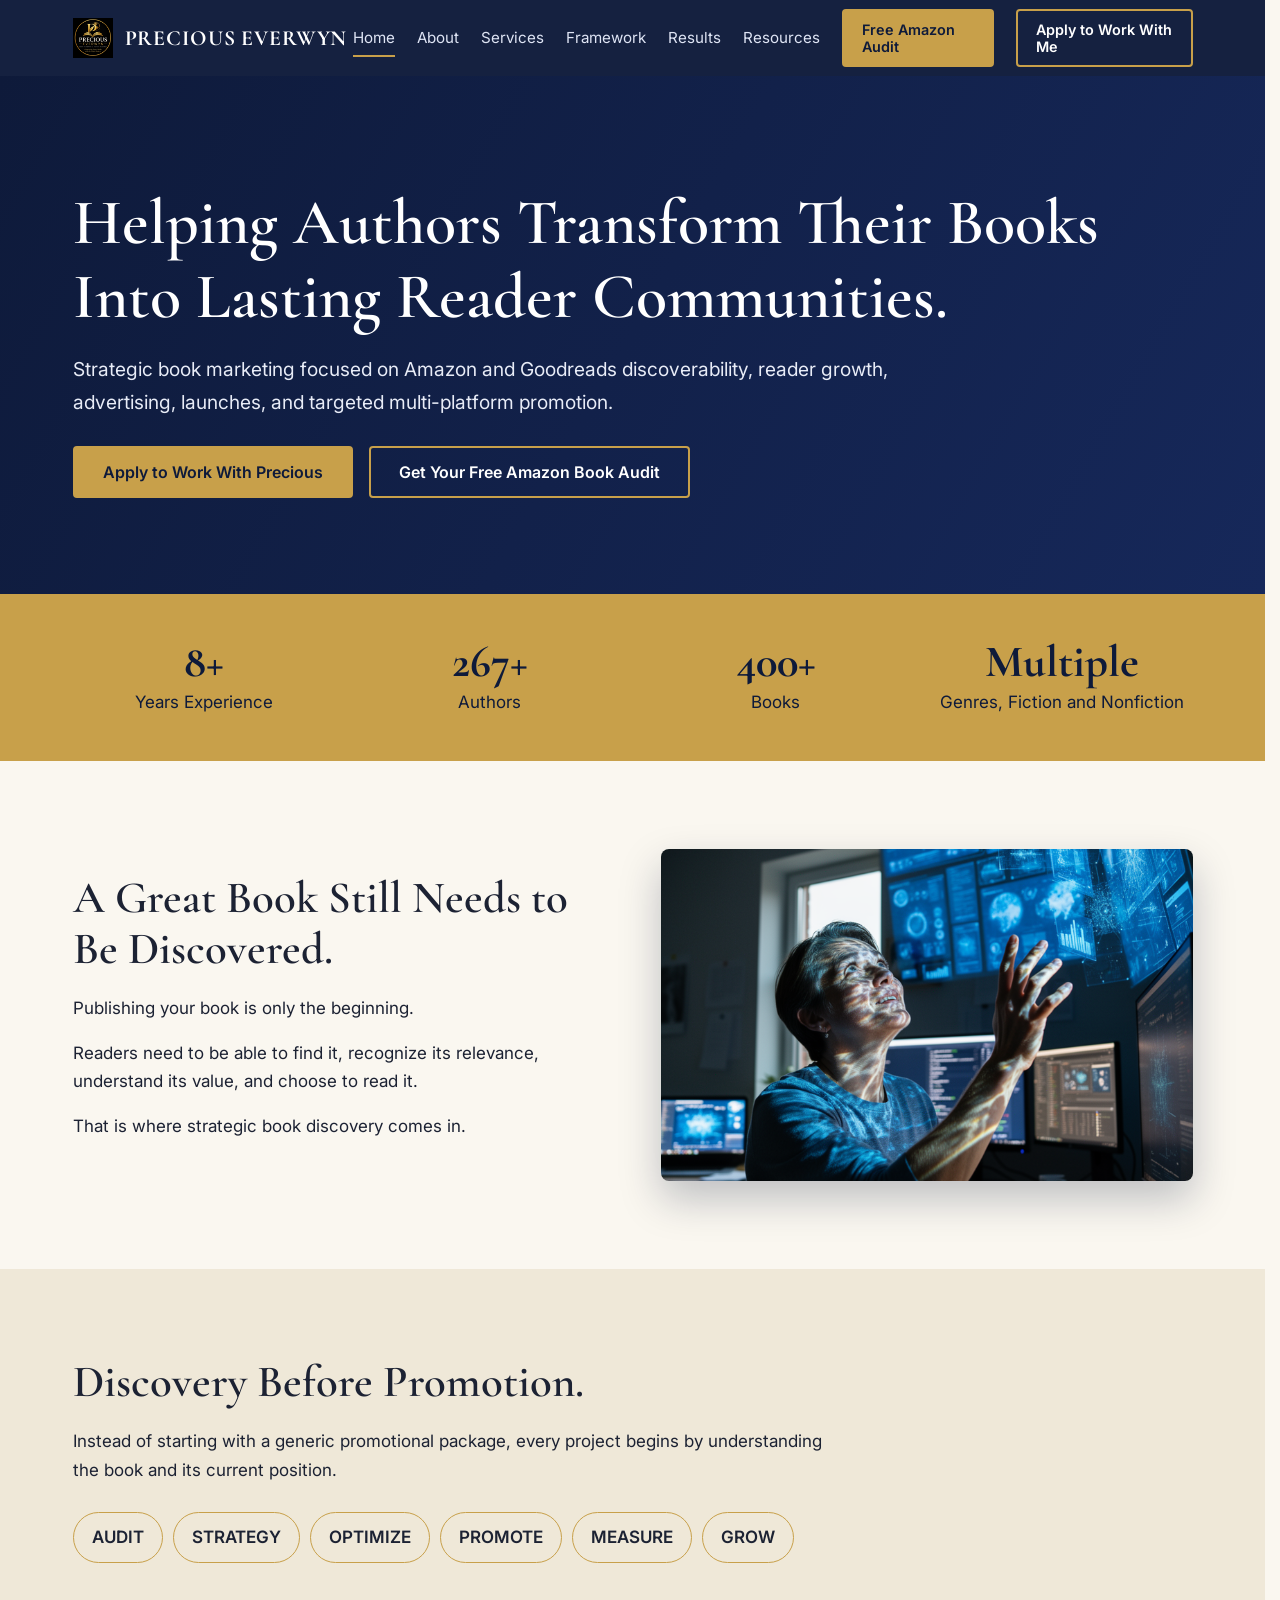
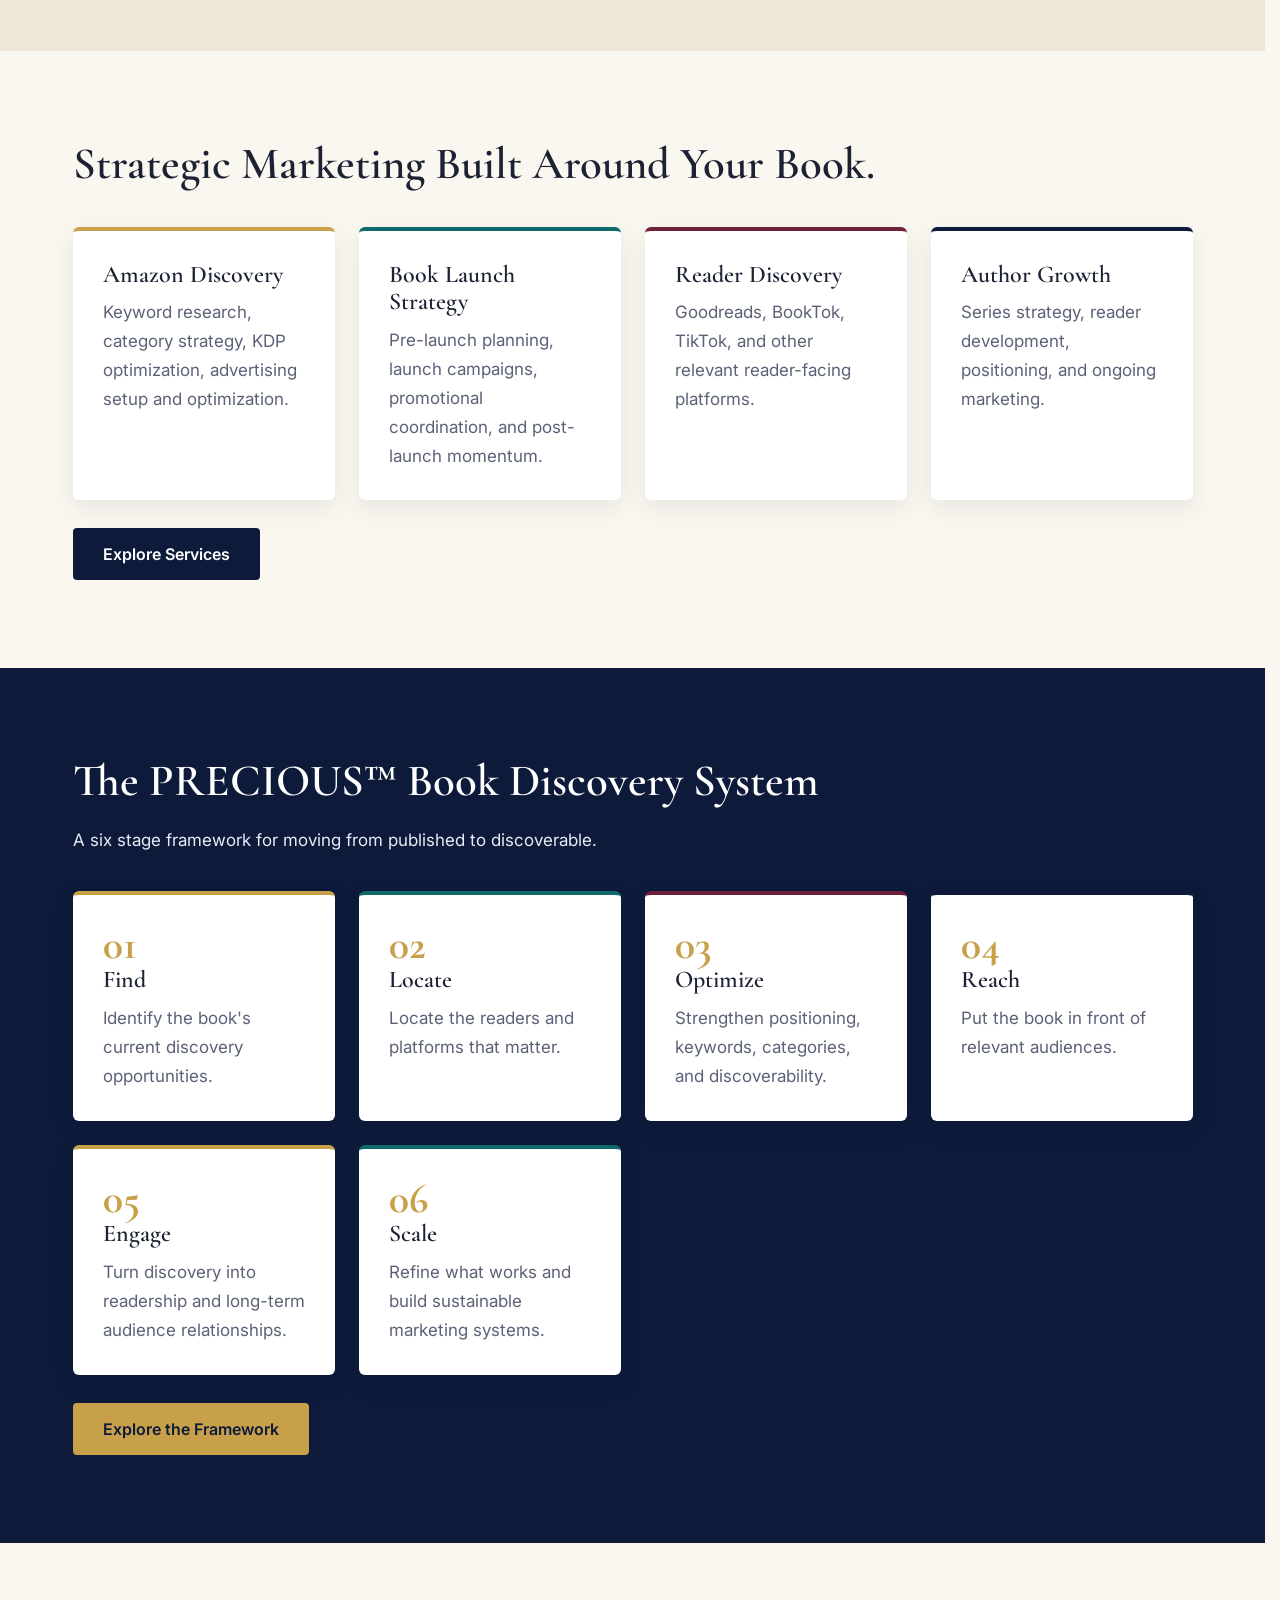
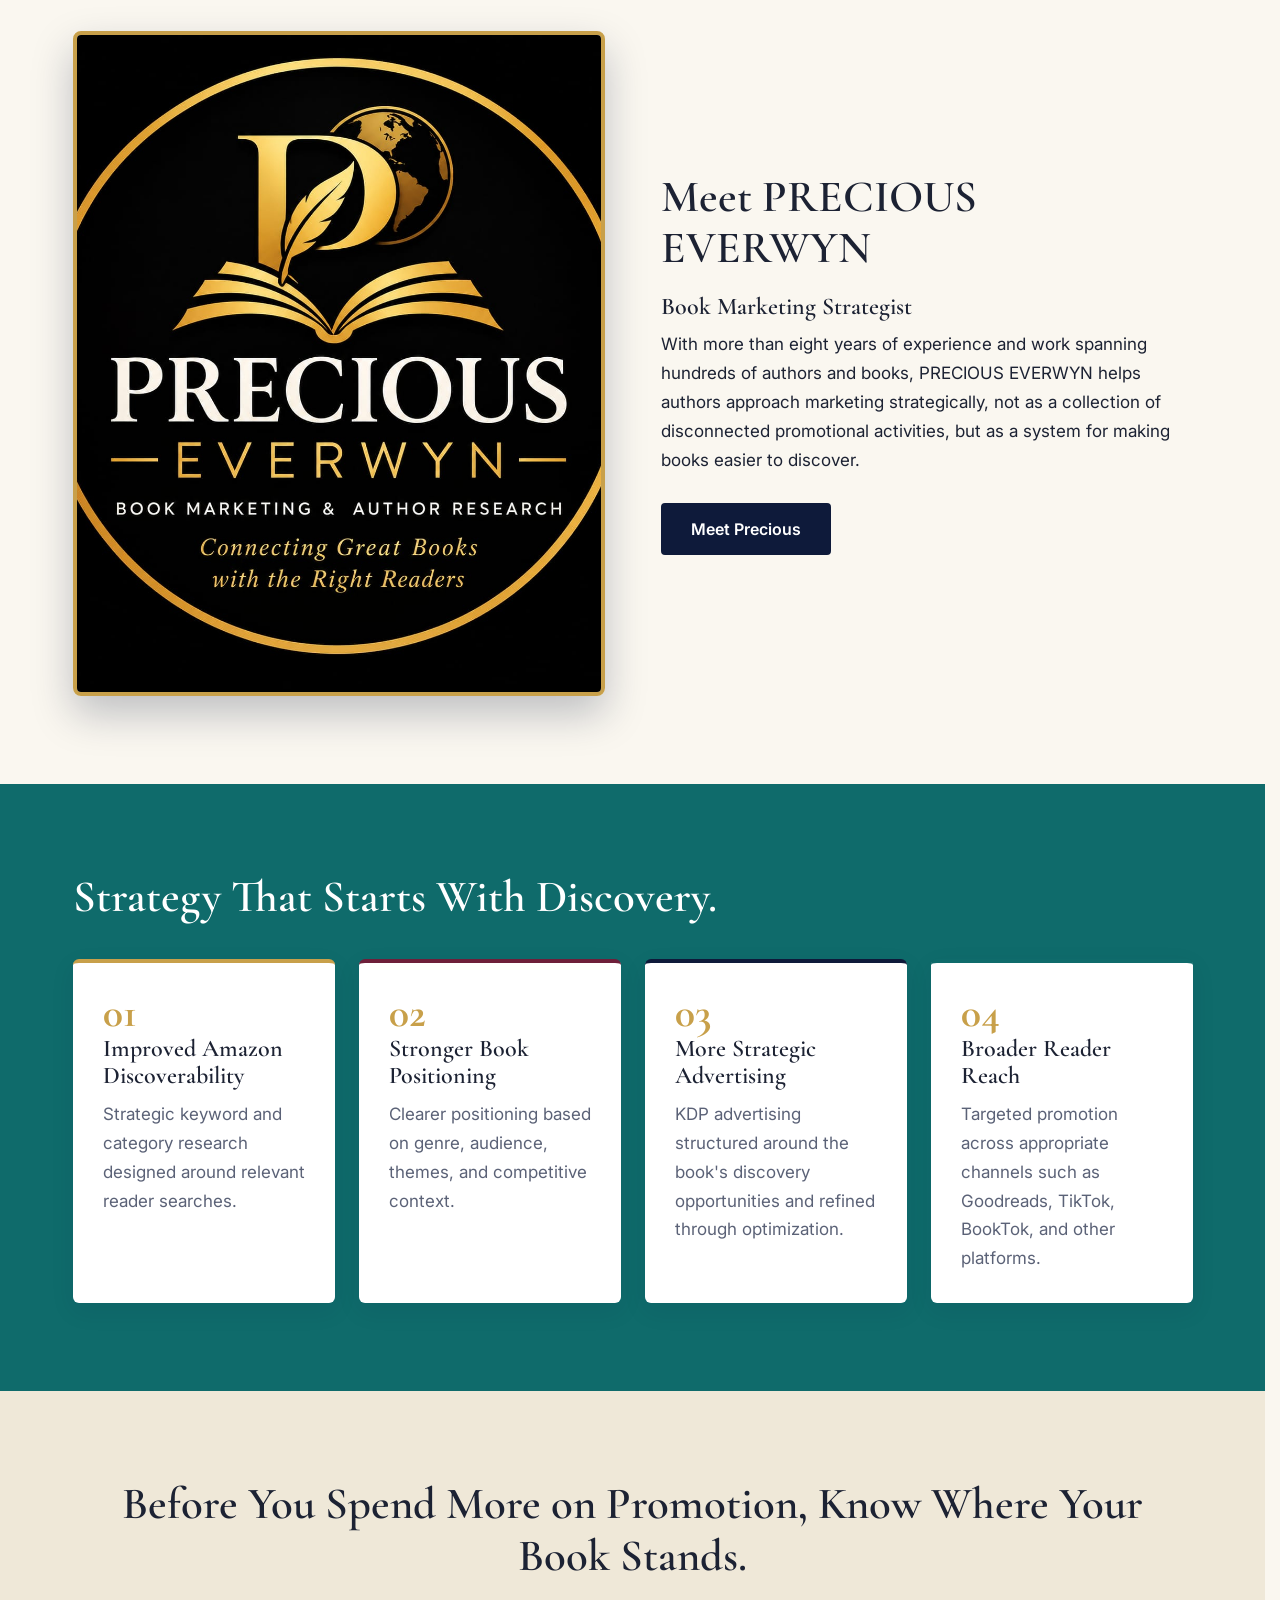
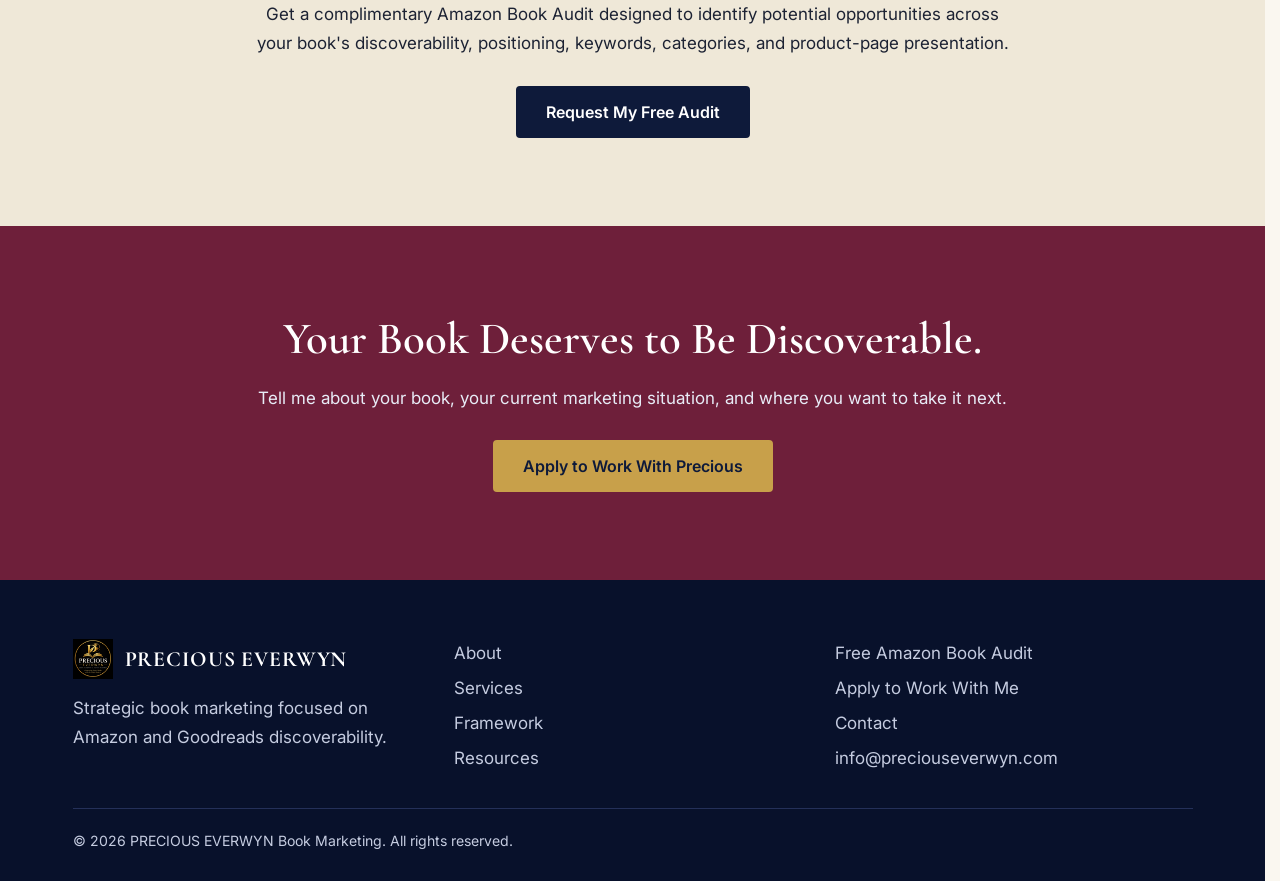
<file: index.html>
<!DOCTYPE html>
<html lang="en"><head><meta charset="utf-8"><meta name="viewport" content="width=device-width,initial-scale=1">
<title>Home | Precious Everwyn Book Marketing</title><meta name="description" content="Strategic book marketing for authors focused on Amazon and Goodreads discoverability, reader growth, advertising, and launches.">
<link rel="preconnect" href="https://fonts.googleapis.com"><link rel="preconnect" href="https://fonts.gstatic.com" crossorigin>
<link href="https://fonts.googleapis.com/css2?family=Cormorant+Garamond:wght@500;600;700&family=Inter:wght@400;500;600&display=swap" rel="stylesheet">
<link rel="stylesheet" href="style.css"></head><body>
<header><div class="wrap nav"><a class="logo" href="index.html"><img src="brandlogo.png" alt="PRECIOUS EVERWYN logo">PRECIOUS EVERWYN</a>
<button class="burger" aria-label="Menu" aria-expanded="false">&#9776;</button>
<nav><a href="index.html" class="on">Home</a><a href="about.html">About</a><a href="services.html">Services</a><a href="framework.html">Framework</a><a href="index.html#results">Results</a><a href="resources.html">Resources</a><a class="btn sm" href="free-audit.html">Free Amazon Audit</a><a class="btn sm o" href="apply.html">Apply to Work With Me</a></nav></div></header>
<main><section class="hero"><div class="wrap"><h1>Helping Authors Transform Their Books Into Lasting Reader Communities.</h1><p>Strategic book marketing focused on Amazon and Goodreads discoverability, reader growth, advertising, launches, and targeted multi-platform promotion.</p><div class="row"><a class="btn" href="apply.html">Apply to Work With Precious</a><a class="btn o" href="free-audit.html">Get Your Free Amazon Book Audit</a></div></div></section><div class="stats"><div class="wrap"><div class="grid"><div><b data-n="8" data-s="+">8+</b>Years Experience</div><div><b data-n="267" data-s="+">267+</b>Authors</div><div><b data-n="400" data-s="+">400+</b>Books</div><div><b>Multiple</b>Genres, Fiction and Nonfiction</div></div></div></div><section><div class="wrap split"><div><h2>A Great Book Still Needs to Be Discovered.</h2><p>Publishing your book is only the beginning.</p><p>Readers need to be able to find it, recognize its relevance, understand its value, and choose to read it.</p><p>That is where strategic book discovery comes in.</p></div><img class="tp" src="techpic.png" alt="Technology behind the book marketing services"></div></section><section class="sand"><div class="wrap"><h2>Discovery Before Promotion.</h2><p>Instead of starting with a generic promotional package, every project begins by understanding the book and its current position.</p><div class="pipe"><span>AUDIT</span><span>STRATEGY</span><span>OPTIMIZE</span><span>PROMOTE</span><span>MEASURE</span><span>GROW</span></div></div></section><section><div class="wrap"><h2>Strategic Marketing Built Around Your Book.</h2><div class="grid"><div class="card "><h3>Amazon Discovery</h3><p>Keyword research, category strategy, KDP optimization, advertising setup and optimization.</p></div><div class="card t"><h3>Book Launch Strategy</h3><p>Pre-launch planning, launch campaigns, promotional coordination, and post-launch momentum.</p></div><div class="card w"><h3>Reader Discovery</h3><p>Goodreads, BookTok, TikTok, and other relevant reader-facing platforms.</p></div><div class="card n"><h3>Author Growth</h3><p>Series strategy, reader development, positioning, and ongoing marketing.</p></div></div><div class="row"><a class="btn" style="background:var(--navy);color:#fff;border-color:var(--navy)" href="services.html">Explore Services</a></div></div></section><section class="dark"><div class="wrap"><h2>The PRECIOUS&trade; Book Discovery System</h2><p>A six stage framework for moving from published to discoverable.</p><div class="grid"><div class="card "><div class="num">01</div><h3>Find</h3><p>Identify the book's current discovery opportunities.</p></div><div class="card t"><div class="num">02</div><h3>Locate</h3><p>Locate the readers and platforms that matter.</p></div><div class="card w"><div class="num">03</div><h3>Optimize</h3><p>Strengthen positioning, keywords, categories, and discoverability.</p></div><div class="card n"><div class="num">04</div><h3>Reach</h3><p>Put the book in front of relevant audiences.</p></div><div class="card "><div class="num">05</div><h3>Engage</h3><p>Turn discovery into readership and long-term audience relationships.</p></div><div class="card t"><div class="num">06</div><h3>Scale</h3><p>Refine what works and build sustainable marketing systems.</p></div></div><div class="row"><a class="btn" href="framework.html">Explore the Framework</a></div></div></section><section><div class="wrap split"><img class="pp fl" src="profilepicture.png" alt="Precious Everwyn, Book Marketing Strategist"><div><h2>Meet PRECIOUS EVERWYN</h2><h3>Book Marketing Strategist</h3><p>With more than eight years of experience and work spanning hundreds of authors and books, PRECIOUS EVERWYN helps authors approach marketing strategically, not as a collection of disconnected promotional activities, but as a system for making books easier to discover.</p><div class="row"><a class="btn" style="background:var(--navy);color:#fff;border-color:var(--navy)" href="about.html">Meet Precious</a></div></div></div></section><section class="teal" id="results"><div class="wrap"><h2>Strategy That Starts With Discovery.</h2><div class="grid"><div class="card "><div class="num">01</div><h3>Improved Amazon Discoverability</h3><p>Strategic keyword and category research designed around relevant reader searches.</p></div><div class="card w"><div class="num">02</div><h3>Stronger Book Positioning</h3><p>Clearer positioning based on genre, audience, themes, and competitive context.</p></div><div class="card n"><div class="num">03</div><h3>More Strategic Advertising</h3><p>KDP advertising structured around the book's discovery opportunities and refined through optimization.</p></div><div class="card t"><div class="num">04</div><h3>Broader Reader Reach</h3><p>Targeted promotion across appropriate channels such as Goodreads, TikTok, BookTok, and other platforms.</p></div></div></div></section><section class="sand c"><div class="wrap"><h2>Before You Spend More on Promotion, Know Where Your Book Stands.</h2><p>Get a complimentary Amazon Book Audit designed to identify potential opportunities across your book's discoverability, positioning, keywords, categories, and product-page presentation.</p><div class="row"><a class="btn" style="background:var(--navy);color:#fff;border-color:var(--navy)" href="free-audit.html">Request My Free Audit</a></div></div></section><section class="wine c"><div class="wrap"><h2>Your Book Deserves to Be Discoverable.</h2><p>Tell me about your book, your current marketing situation, and where you want to take it next.</p><div class="row"><a class="btn" href="apply.html">Apply to Work With Precious</a></div></div></section></main>
<footer><div class="wrap"><div class="grid"><div><a class="logo" href="index.html"><img src="brandlogo.png" alt="PRECIOUS EVERWYN logo">PRECIOUS EVERWYN</a><p style="margin-top:12px">Strategic book marketing focused on Amazon and Goodreads discoverability.</p></div>
<div><a href="about.html">About</a><a href="services.html">Services</a><a href="framework.html">Framework</a><a href="resources.html">Resources</a></div>
<div><a href="free-audit.html">Free Amazon Book Audit</a><a href="apply.html">Apply to Work With Me</a><a href="contact.html">Contact</a><a href="mailto:info@preciouseverwyn.com">info@preciouseverwyn.com</a></div></div>
<div class="copy">&copy; 2026 PRECIOUS EVERWYN Book Marketing. All rights reserved.</div></div></footer>
<script src="script.js"></script></body></html>
</file>
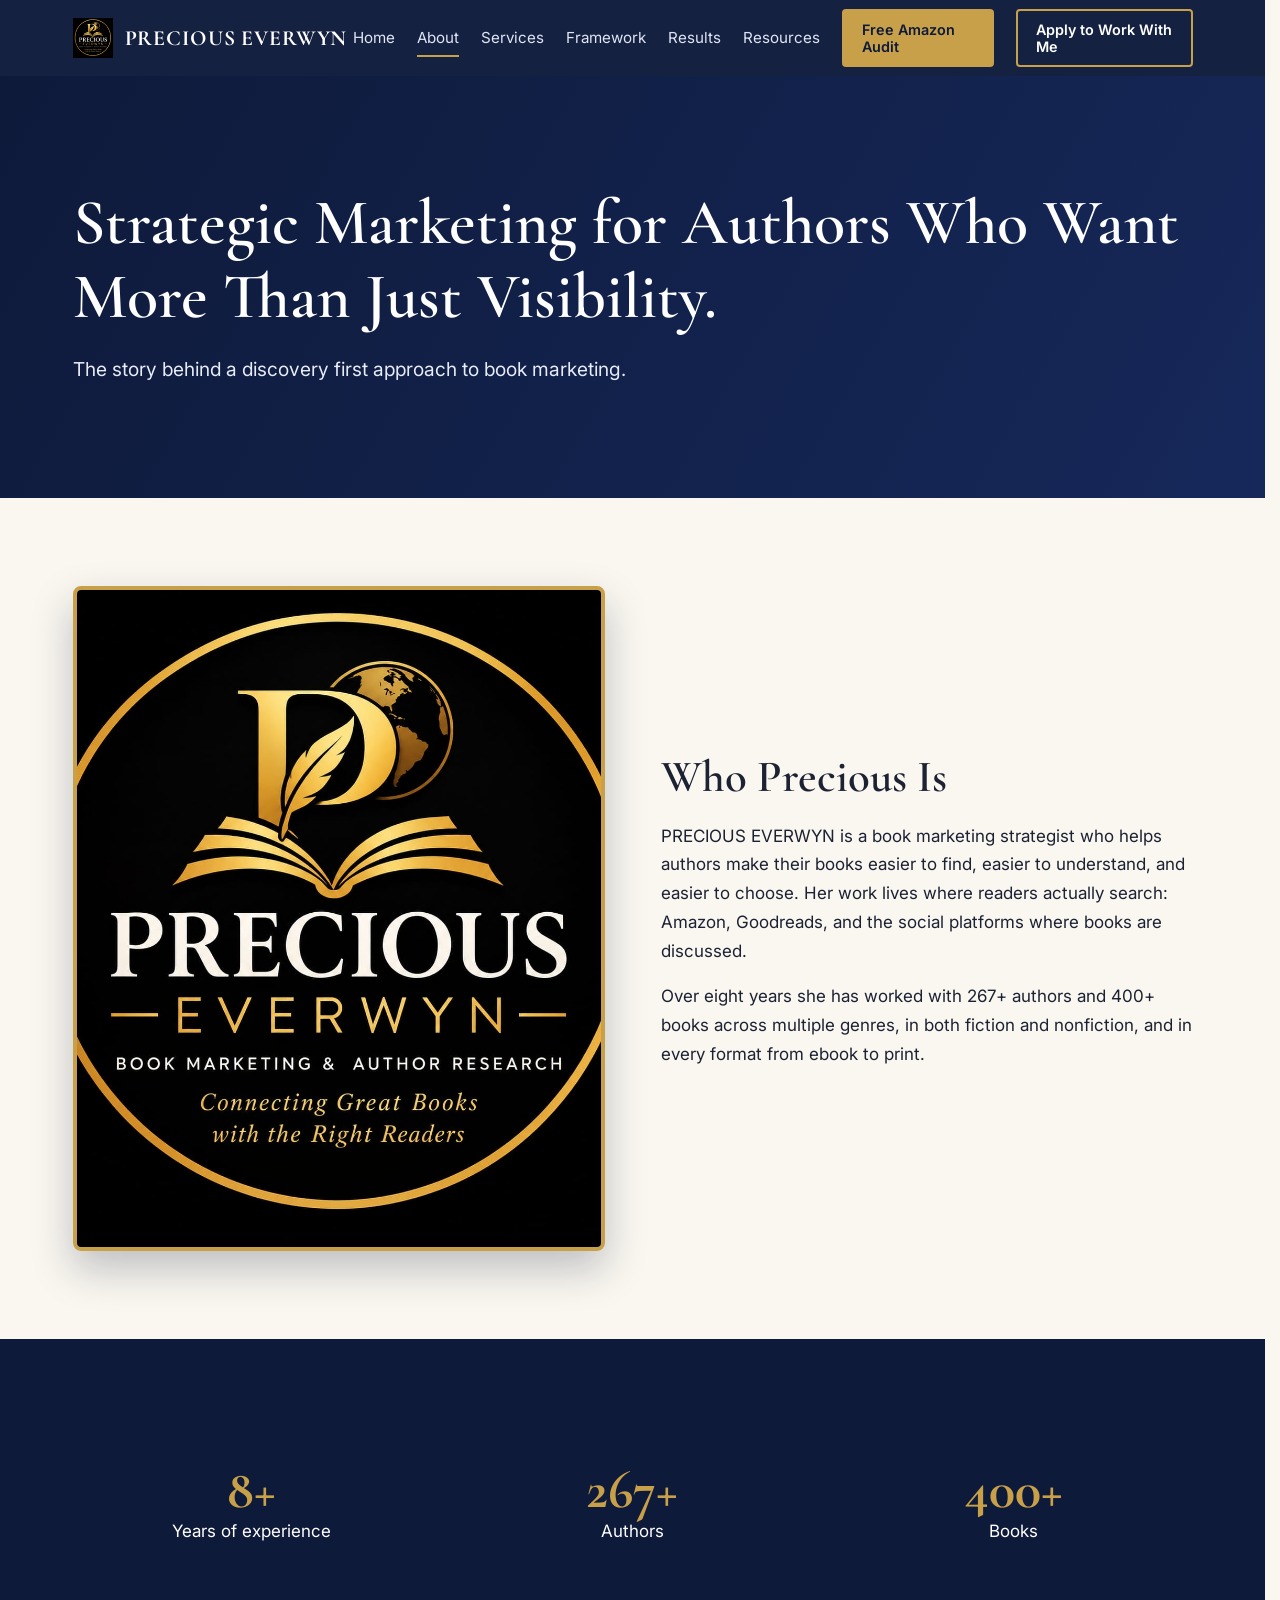
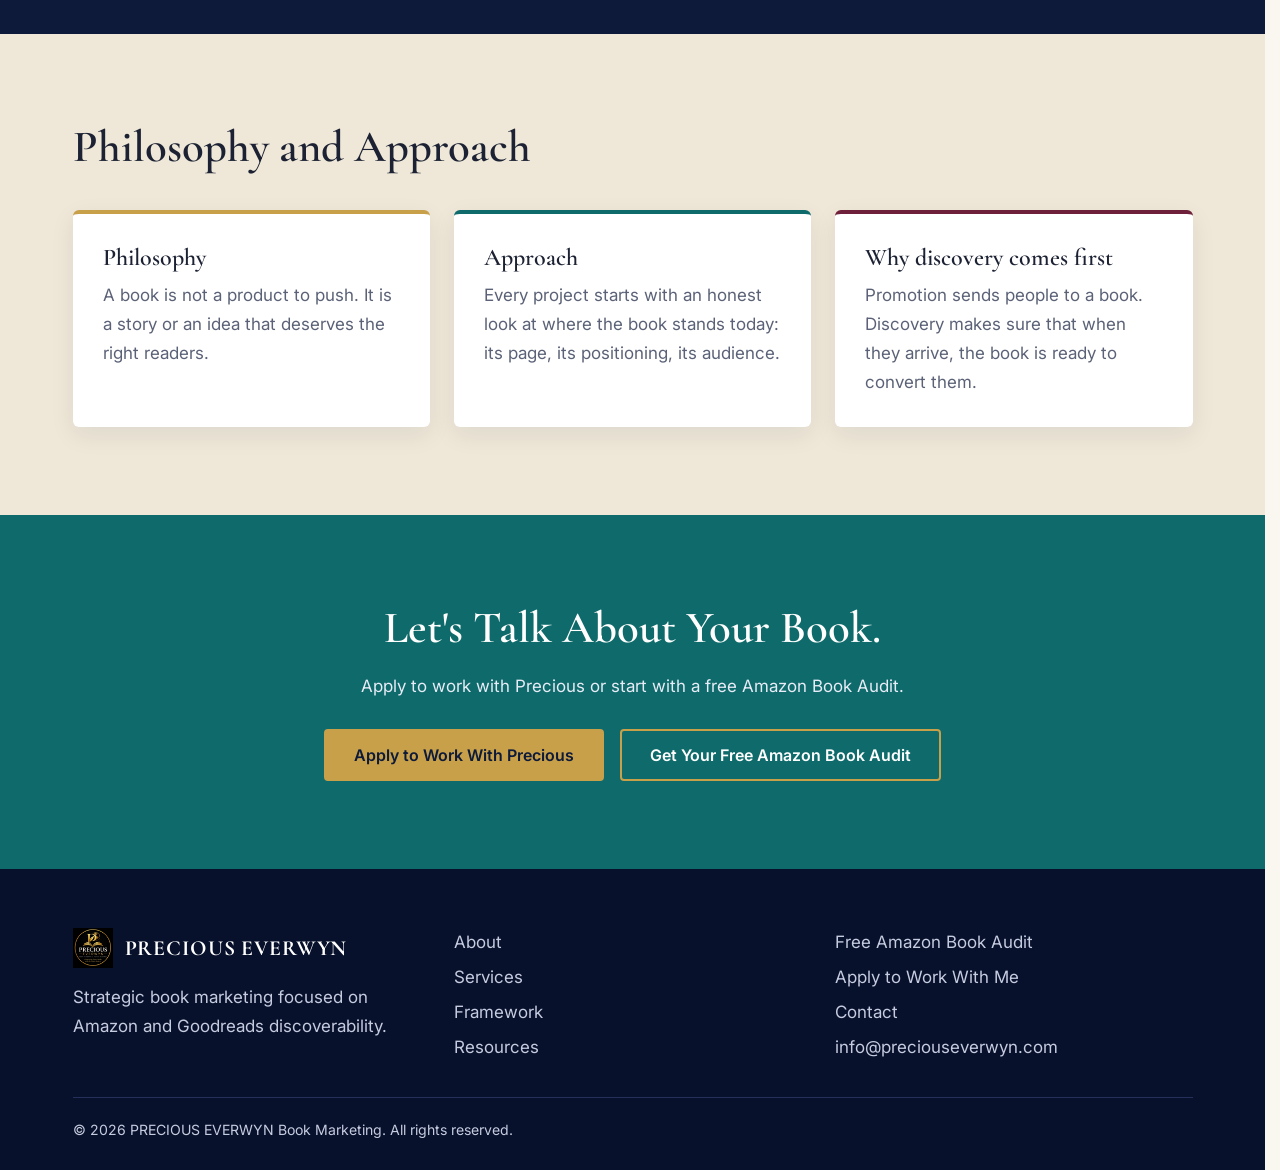
<file: about.html>
<!DOCTYPE html>
<html lang="en"><head><meta charset="utf-8"><meta name="viewport" content="width=device-width,initial-scale=1">
<title>About | Precious Everwyn Book Marketing</title><meta name="description" content="About Precious Everwyn, book marketing strategist with 8+ years of experience across 267+ authors and 400+ books.">
<link rel="preconnect" href="https://fonts.googleapis.com"><link rel="preconnect" href="https://fonts.gstatic.com" crossorigin>
<link href="https://fonts.googleapis.com/css2?family=Cormorant+Garamond:wght@500;600;700&family=Inter:wght@400;500;600&display=swap" rel="stylesheet">
<link rel="stylesheet" href="style.css"></head><body>
<header><div class="wrap nav"><a class="logo" href="index.html"><img src="brandlogo.png" alt="PRECIOUS EVERWYN logo">PRECIOUS EVERWYN</a>
<button class="burger" aria-label="Menu" aria-expanded="false">&#9776;</button>
<nav><a href="index.html">Home</a><a href="about.html" class="on">About</a><a href="services.html">Services</a><a href="framework.html">Framework</a><a href="index.html#results">Results</a><a href="resources.html">Resources</a><a class="btn sm" href="free-audit.html">Free Amazon Audit</a><a class="btn sm o" href="apply.html">Apply to Work With Me</a></nav></div></header>
<main><section class="hero"><div class="wrap"><h1>Strategic Marketing for Authors Who Want More Than Just Visibility.</h1><p>The story behind a discovery first approach to book marketing.</p></div></section><section><div class="wrap split"><img class="pp" src="profilepicture.png" alt="Precious Everwyn"><div><h2>Who Precious Is</h2><p>PRECIOUS EVERWYN is a book marketing strategist who helps authors make their books easier to find, easier to understand, and easier to choose. Her work lives where readers actually search: Amazon, Goodreads, and the social platforms where books are discussed.</p><p>Over eight years she has worked with 267+ authors and 400+ books across multiple genres, in both fiction and nonfiction, and in every format from ebook to print.</p></div></div></section><section class="dark"><div class="wrap"><div class="grid"><div class="c"><div class="num" style="font-size:3.4rem">8+</div>Years of experience</div><div class="c"><div class="num" style="font-size:3.4rem">267+</div>Authors</div><div class="c"><div class="num" style="font-size:3.4rem">400+</div>Books</div></div></div></section><section class="sand"><div class="wrap"><h2>Philosophy and Approach</h2><div class="grid"><div class="card "><h3>Philosophy</h3><p>A book is not a product to push. It is a story or an idea that deserves the right readers.</p></div><div class="card t"><h3>Approach</h3><p>Every project starts with an honest look at where the book stands today: its page, its positioning, its audience.</p></div><div class="card w"><h3>Why discovery comes first</h3><p>Promotion sends people to a book. Discovery makes sure that when they arrive, the book is ready to convert them.</p></div></div></div></section><section class="teal c"><div class="wrap"><h2>Let's Talk About Your Book.</h2><p>Apply to work with Precious or start with a free Amazon Book Audit.</p><div class="row"><a class="btn" href="apply.html">Apply to Work With Precious</a><a class="btn o" href="free-audit.html">Get Your Free Amazon Book Audit</a></div></div></section></main>
<footer><div class="wrap"><div class="grid"><div><a class="logo" href="index.html"><img src="brandlogo.png" alt="PRECIOUS EVERWYN logo">PRECIOUS EVERWYN</a><p style="margin-top:12px">Strategic book marketing focused on Amazon and Goodreads discoverability.</p></div>
<div><a href="about.html">About</a><a href="services.html">Services</a><a href="framework.html">Framework</a><a href="resources.html">Resources</a></div>
<div><a href="free-audit.html">Free Amazon Book Audit</a><a href="apply.html">Apply to Work With Me</a><a href="contact.html">Contact</a><a href="mailto:info@preciouseverwyn.com">info@preciouseverwyn.com</a></div></div>
<div class="copy">&copy; 2026 PRECIOUS EVERWYN Book Marketing. All rights reserved.</div></div></footer>
<script src="script.js"></script></body></html>
</file>
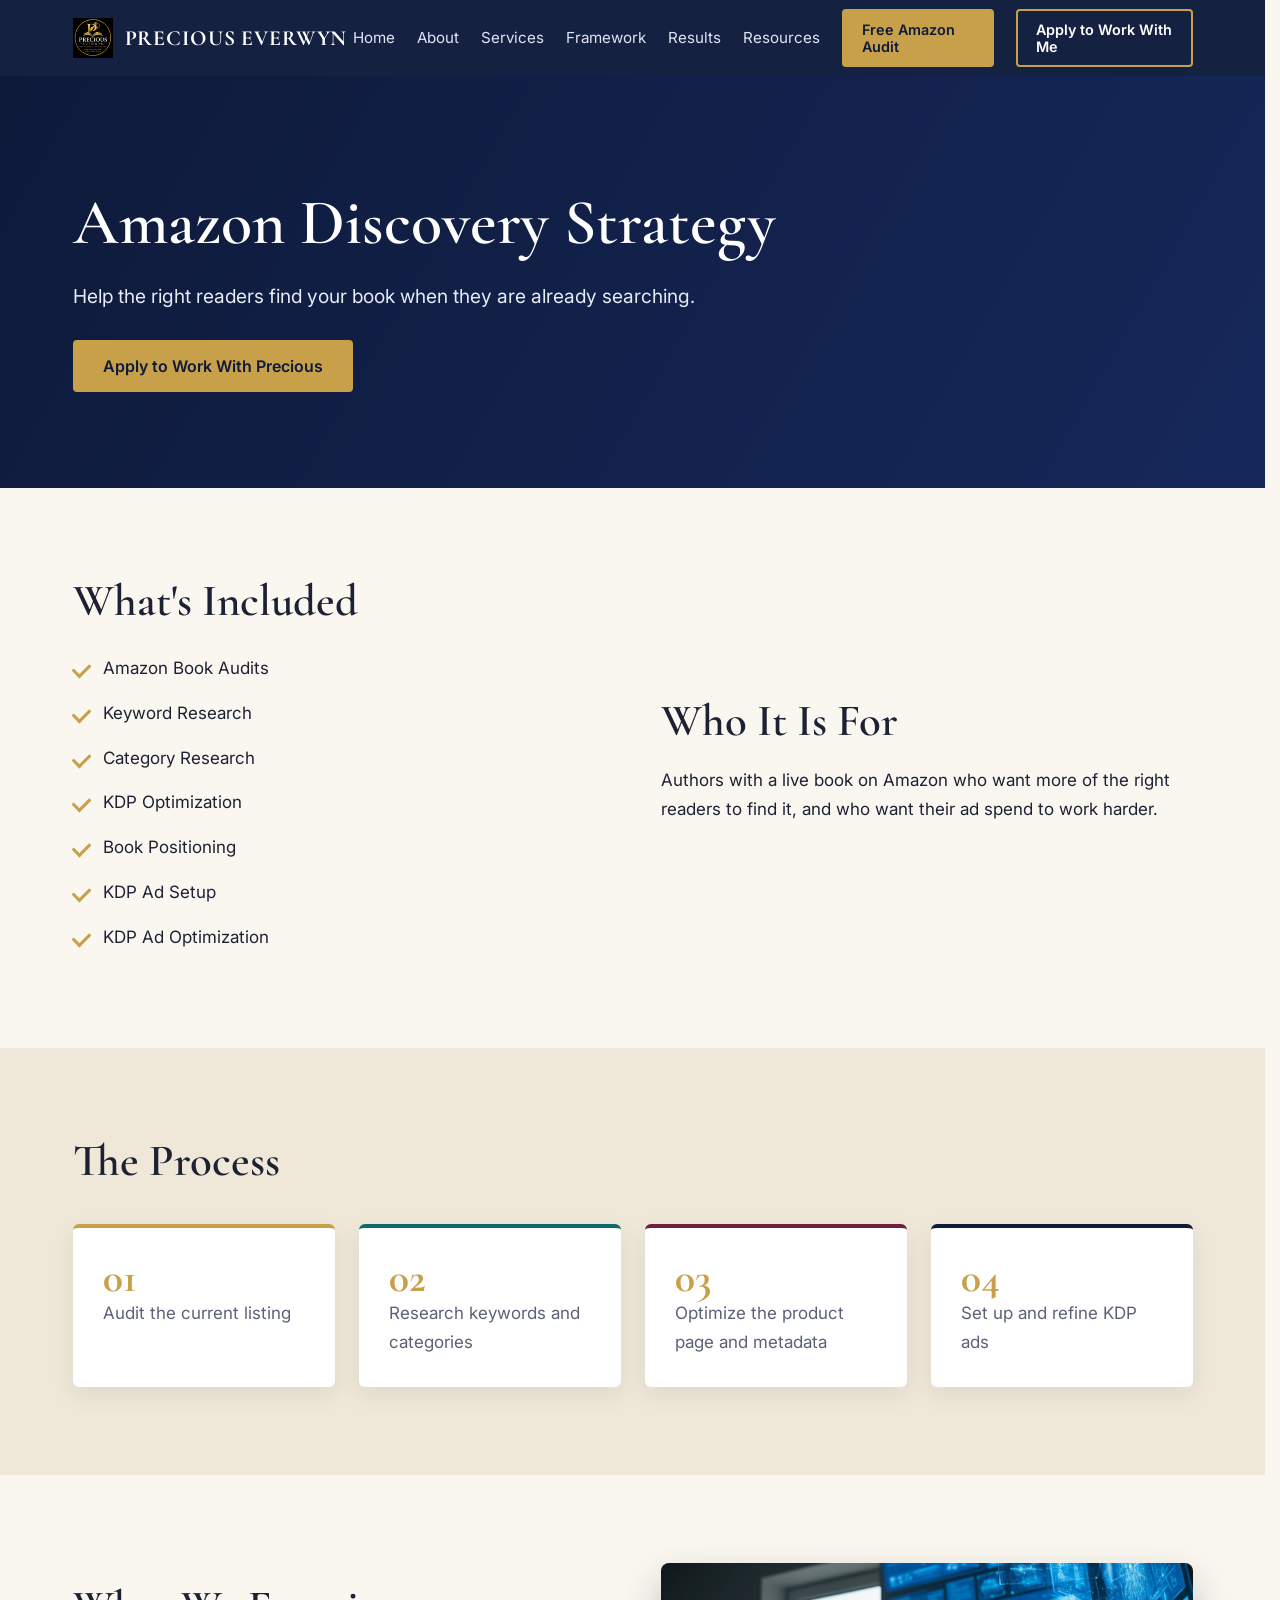
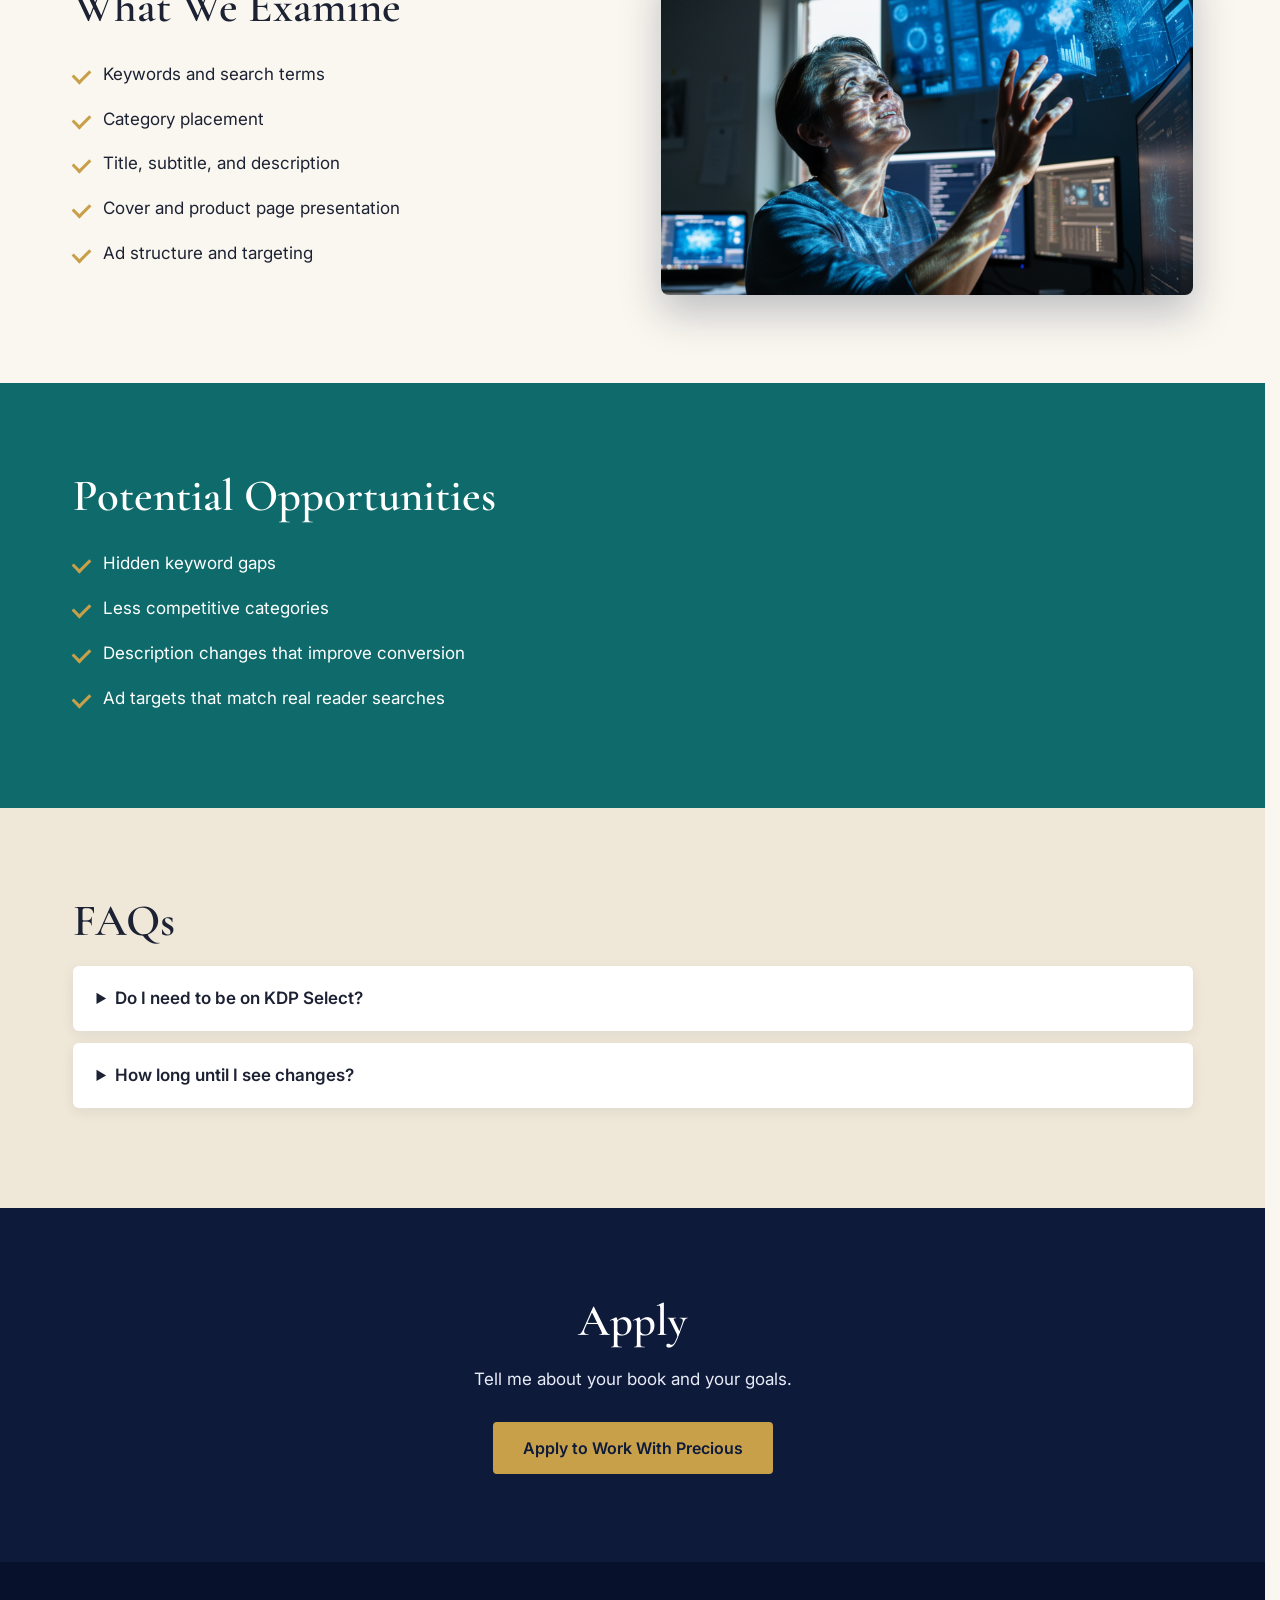
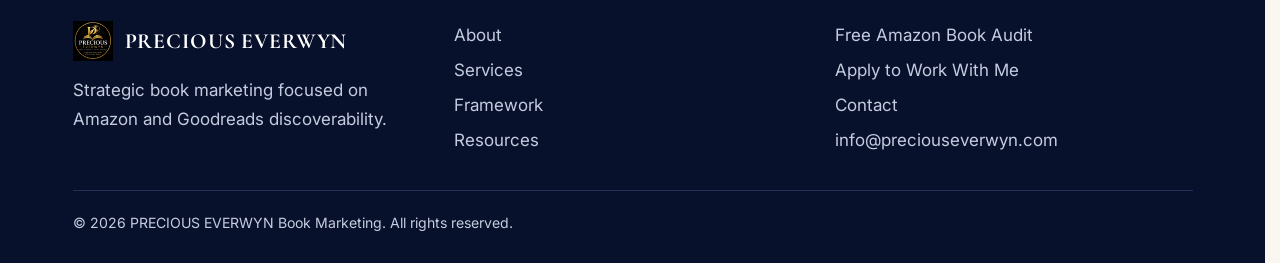
<file: amazon-discovery.html>
<!DOCTYPE html>
<html lang="en"><head><meta charset="utf-8"><meta name="viewport" content="width=device-width,initial-scale=1">
<title>Amazon Discovery Strategy | Precious Everwyn Book Marketing</title><meta name="description" content="Help the right readers find your book when they are already searching.">
<link rel="preconnect" href="https://fonts.googleapis.com"><link rel="preconnect" href="https://fonts.gstatic.com" crossorigin>
<link href="https://fonts.googleapis.com/css2?family=Cormorant+Garamond:wght@500;600;700&family=Inter:wght@400;500;600&display=swap" rel="stylesheet">
<link rel="stylesheet" href="style.css"></head><body>
<header><div class="wrap nav"><a class="logo" href="index.html"><img src="brandlogo.png" alt="PRECIOUS EVERWYN logo">PRECIOUS EVERWYN</a>
<button class="burger" aria-label="Menu" aria-expanded="false">&#9776;</button>
<nav><a href="index.html">Home</a><a href="about.html">About</a><a href="services.html">Services</a><a href="framework.html">Framework</a><a href="index.html#results">Results</a><a href="resources.html">Resources</a><a class="btn sm" href="free-audit.html">Free Amazon Audit</a><a class="btn sm o" href="apply.html">Apply to Work With Me</a></nav></div></header>
<main><section class="hero"><div class="wrap"><h1>Amazon Discovery Strategy</h1><p>Help the right readers find your book when they are already searching.</p><div class="row"><a class="btn" href="apply.html">Apply to Work With Precious</a></div></div></section><section><div class="wrap split"><div><h2>What's Included</h2><ul class="tick"><li>Amazon Book Audits</li><li>Keyword Research</li><li>Category Research</li><li>KDP Optimization</li><li>Book Positioning</li><li>KDP Ad Setup</li><li>KDP Ad Optimization</li></ul></div><div><h2>Who It Is For</h2><p>Authors with a live book on Amazon who want more of the right readers to find it, and who want their ad spend to work harder.</p></div></div></section><section class="sand"><div class="wrap"><h2>The Process</h2><div class="grid"><div class="card "><div class="num">01</div><p>Audit the current listing</p></div><div class="card t"><div class="num">02</div><p>Research keywords and categories</p></div><div class="card w"><div class="num">03</div><p>Optimize the product page and metadata</p></div><div class="card n"><div class="num">04</div><p>Set up and refine KDP ads</p></div></div></div></section><section><div class="wrap split"><div><h2>What We Examine</h2><ul class="tick"><li>Keywords and search terms</li><li>Category placement</li><li>Title, subtitle, and description</li><li>Cover and product page presentation</li><li>Ad structure and targeting</li></ul></div><img class="tp" src="techpic.png" alt="Technology behind the book marketing services"></div></section><section class="teal"><div class="wrap"><h2>Potential Opportunities</h2><ul class="tick"><li>Hidden keyword gaps</li><li>Less competitive categories</li><li>Description changes that improve conversion</li><li>Ad targets that match real reader searches</li></ul></div></section><section class="sand"><div class="wrap"><h2>FAQs</h2><details><summary>Do I need to be on KDP Select?</summary><p>No. Amazon Discovery strategy works for books in or out of KDP Select.</p></details><details><summary>How long until I see changes?</summary><p>Listing updates can take effect quickly, while ad optimization improves over several weeks of data.</p></details></div></section><section class="dark c"><div class="wrap"><h2>Apply</h2><p>Tell me about your book and your goals.</p><div class="row"><a class="btn" href="apply.html">Apply to Work With Precious</a></div></div></section></main>
<footer><div class="wrap"><div class="grid"><div><a class="logo" href="index.html"><img src="brandlogo.png" alt="PRECIOUS EVERWYN logo">PRECIOUS EVERWYN</a><p style="margin-top:12px">Strategic book marketing focused on Amazon and Goodreads discoverability.</p></div>
<div><a href="about.html">About</a><a href="services.html">Services</a><a href="framework.html">Framework</a><a href="resources.html">Resources</a></div>
<div><a href="free-audit.html">Free Amazon Book Audit</a><a href="apply.html">Apply to Work With Me</a><a href="contact.html">Contact</a><a href="mailto:info@preciouseverwyn.com">info@preciouseverwyn.com</a></div></div>
<div class="copy">&copy; 2026 PRECIOUS EVERWYN Book Marketing. All rights reserved.</div></div></footer>
<script src="script.js"></script></body></html>
</file>
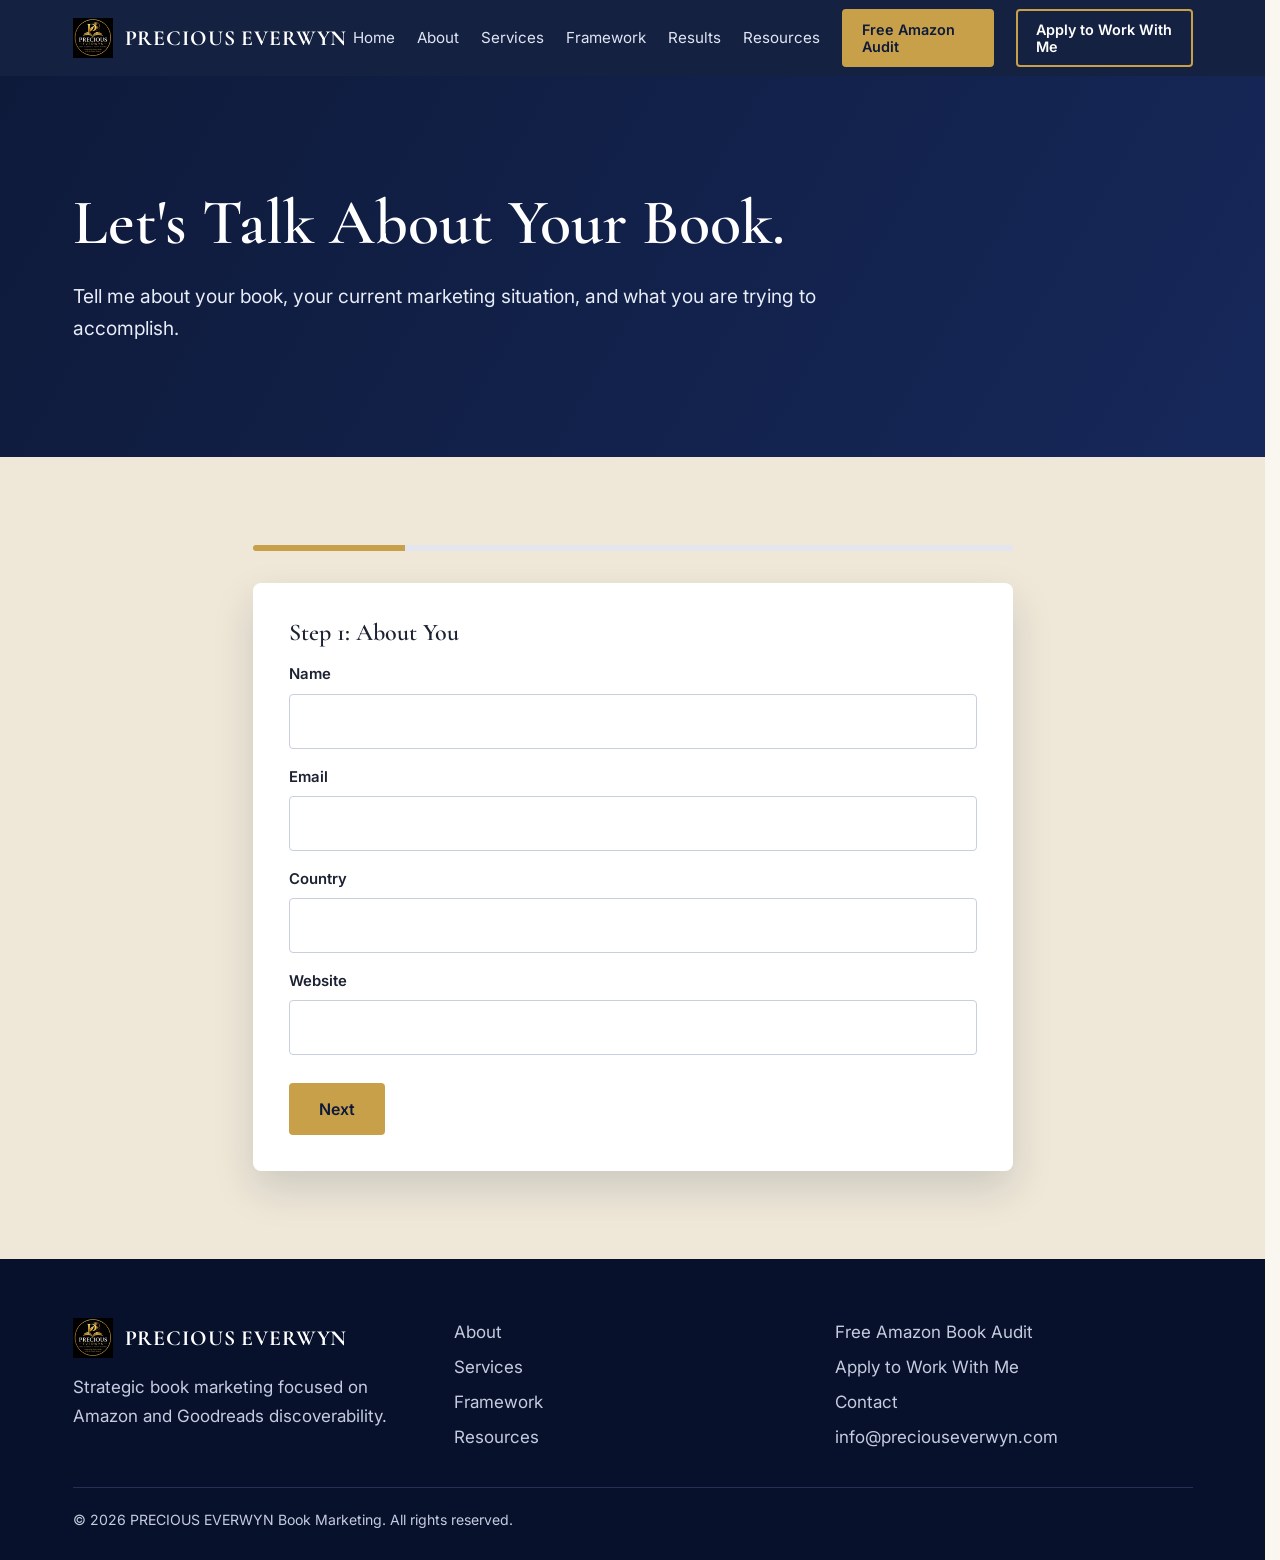
<file: apply.html>
<!DOCTYPE html>
<html lang="en"><head><meta charset="utf-8"><meta name="viewport" content="width=device-width,initial-scale=1">
<title>Apply to Work With Precious | Precious Everwyn Book Marketing</title><meta name="description" content="Apply to work with Precious Everwyn on Amazon discovery, launches, reader discovery, and author growth.">
<link rel="preconnect" href="https://fonts.googleapis.com"><link rel="preconnect" href="https://fonts.gstatic.com" crossorigin>
<link href="https://fonts.googleapis.com/css2?family=Cormorant+Garamond:wght@500;600;700&family=Inter:wght@400;500;600&display=swap" rel="stylesheet">
<link rel="stylesheet" href="style.css"></head><body>
<header><div class="wrap nav"><a class="logo" href="index.html"><img src="brandlogo.png" alt="PRECIOUS EVERWYN logo">PRECIOUS EVERWYN</a>
<button class="burger" aria-label="Menu" aria-expanded="false">&#9776;</button>
<nav><a href="index.html">Home</a><a href="about.html">About</a><a href="services.html">Services</a><a href="framework.html">Framework</a><a href="index.html#results">Results</a><a href="resources.html">Resources</a><a class="btn sm" href="free-audit.html">Free Amazon Audit</a><a class="btn sm o" href="apply.html">Apply to Work With Me</a></nav></div></header>
<main><section class="hero"><div class="wrap"><h1>Let's Talk About Your Book.</h1><p>Tell me about your book, your current marketing situation, and what you are trying to accomplish.</p></div></section><section class="sand"><div class="wrap"><div class="bar" style="max-width:760px;margin-inline:auto"><i></i></div><form action="https://formspree.io/f/xeagzwkl" method="POST" data-thanks="Thank you. Your application will be reviewed and Precious will get in touch shortly."><input type="hidden" name="_subject" value="New Application"><div class="step"><h3>Step 1: About You</h3><label for="name">Name</label><input id="name" name="name" type="text" required><label for="email">Email</label><input id="email" name="email" type="email" required><label for="country">Country</label><input id="country" name="country" type="text" required><label for="website">Website</label><input id="website" name="website" type="url"><div class="row"><button type="button" class="btn next">Next</button></div></div><div class="step"><h3>Step 2: About Your Book</h3><label for="title">Book title</label><input id="title" name="title" type="text" required><label for="amazon">Amazon URL</label><input id="amazon" name="amazon" type="url"><label for="genre">Genre</label><input id="genre" name="genre" type="text" required><label for="format">Format</label><select id="format" name="format" required><option value="">Select</option><option>Ebook</option><option>Paperback</option><option>Hardcover</option><option>Audiobook</option><option>Multiple</option></select><label for="status">Publication status</label><select id="status" name="status" required><option value="">Select</option><option>Unpublished</option><option>Pre-order</option><option>Published</option></select><label for="pubdate">Publication date</label><input id="pubdate" name="pubdate" type="date"><label for="series">Series or standalone</label><select id="series" name="series" required><option value="">Select</option><option>Standalone</option><option>Series</option></select><div class="row"><button type="button" class="btn o back" style="color:var(--navy)">Back</button><button type="button" class="btn next">Next</button></div></div><div class="step"><h3>Step 3: Your Marketing</h3><label for="current">Current marketing activities</label><textarea id="current" name="current" required></textarea><label for="challenge">Biggest challenge</label><textarea id="challenge" name="challenge" required></textarea><label for="goals">Marketing goals</label><textarea id="goals" name="goals" required></textarea><label for="platforms">Platforms currently used</label><input id="platforms" name="platforms" type="text" required><label for="ads">Previous advertising experience</label><textarea id="ads" name="ads"></textarea><div class="row"><button type="button" class="btn o back" style="color:var(--navy)">Back</button><button type="button" class="btn next">Next</button></div></div><div class="step"><h3>Step 4: Your Project</h3><label for="service">What service are you interested in?</label><select id="service" name="service" required><option value="">Select</option><option>Amazon Discovery</option><option>Book Launch</option><option>Reader Discovery</option><option>Author Growth</option><option>Ongoing Marketing</option><option>Not sure</option></select><div class="row"><button type="button" class="btn o back" style="color:var(--navy)">Back</button><button type="button" class="btn next">Next</button></div></div><div class="step"><h3>Step 5: Investment</h3><label for="budget">Investment range</label><select id="budget" name="budget" required><option value="">Select</option><option>$500 to $1,000</option><option>$1,000 to $2,500</option><option>$2,500 to $5,000</option><option>$5,000 to $7,000+</option><option>Ongoing</option></select><div class="row"><button type="button" class="btn o back" style="color:var(--navy)">Back</button><button class="btn" type="submit">SUBMIT APPLICATION</button></div></div></form></div></section></main>
<footer><div class="wrap"><div class="grid"><div><a class="logo" href="index.html"><img src="brandlogo.png" alt="PRECIOUS EVERWYN logo">PRECIOUS EVERWYN</a><p style="margin-top:12px">Strategic book marketing focused on Amazon and Goodreads discoverability.</p></div>
<div><a href="about.html">About</a><a href="services.html">Services</a><a href="framework.html">Framework</a><a href="resources.html">Resources</a></div>
<div><a href="free-audit.html">Free Amazon Book Audit</a><a href="apply.html">Apply to Work With Me</a><a href="contact.html">Contact</a><a href="mailto:info@preciouseverwyn.com">info@preciouseverwyn.com</a></div></div>
<div class="copy">&copy; 2026 PRECIOUS EVERWYN Book Marketing. All rights reserved.</div></div></footer>
<script src="script.js"></script></body></html>
</file>
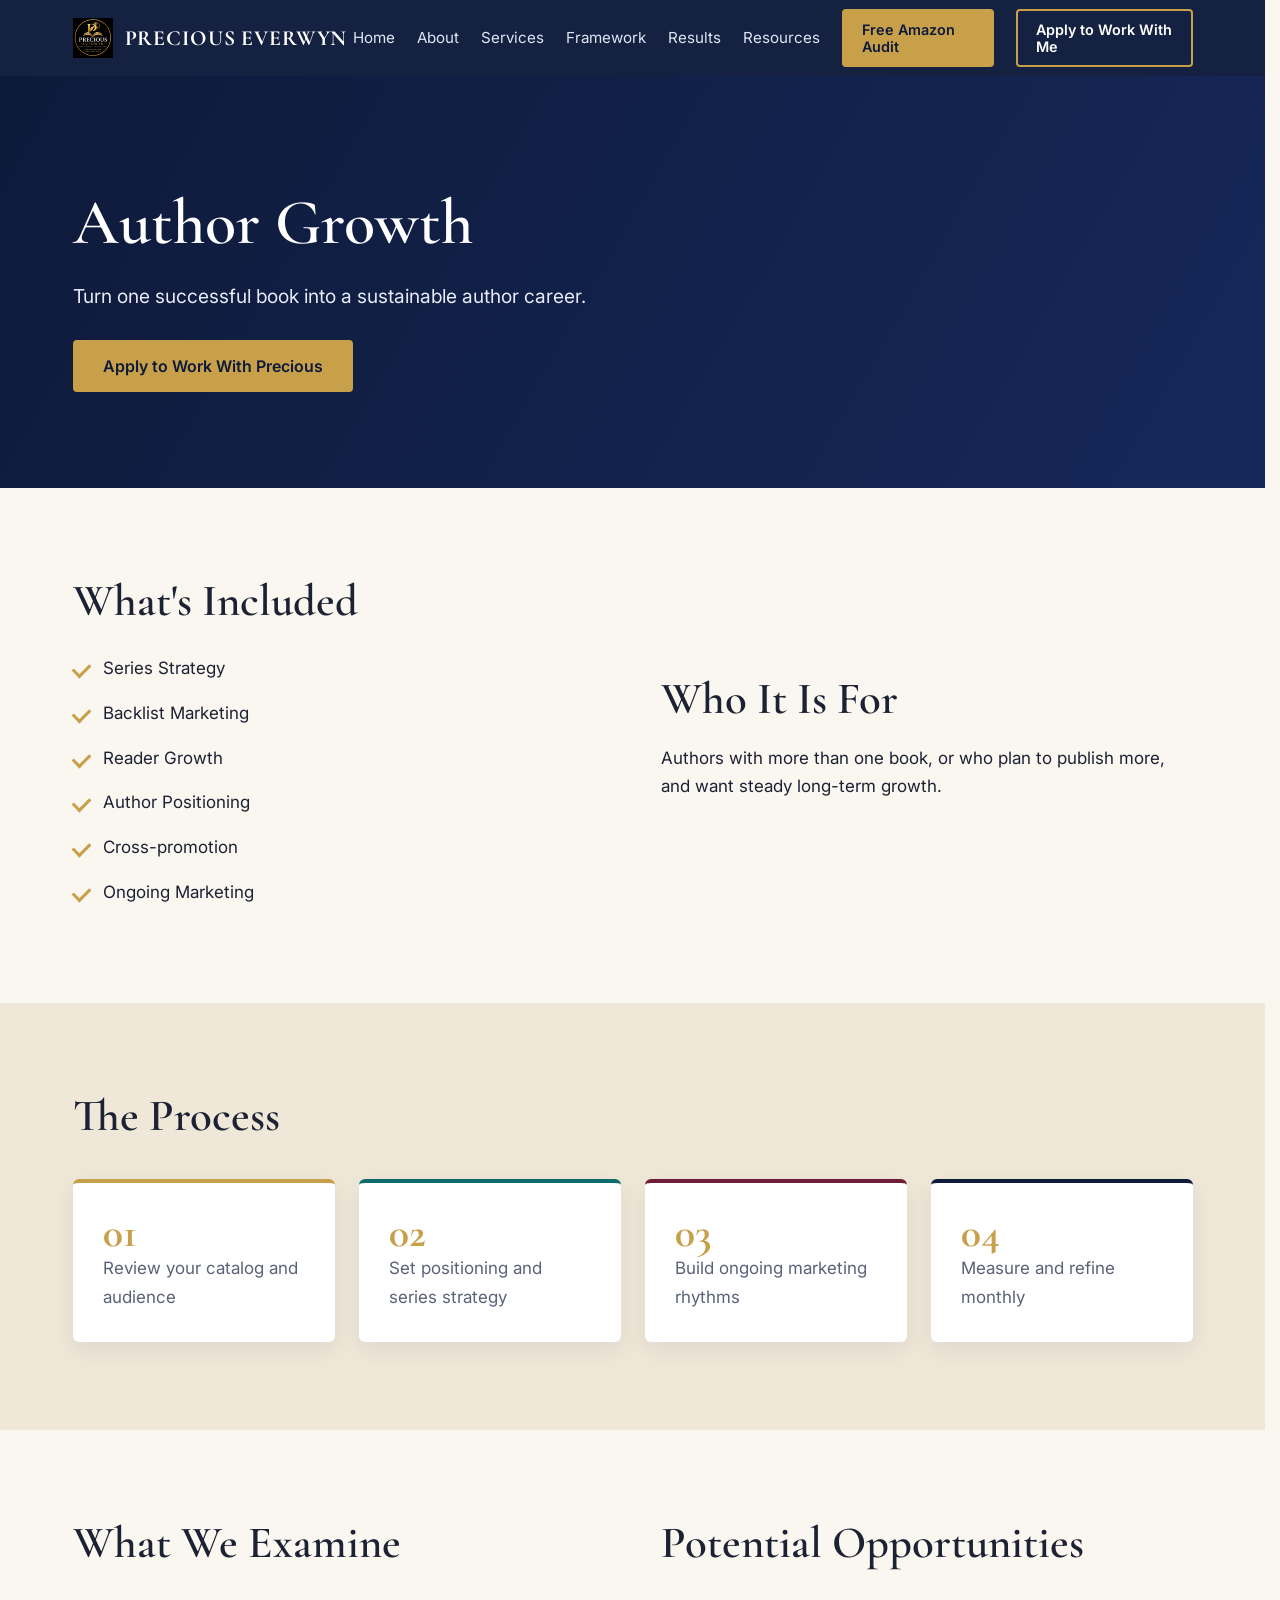
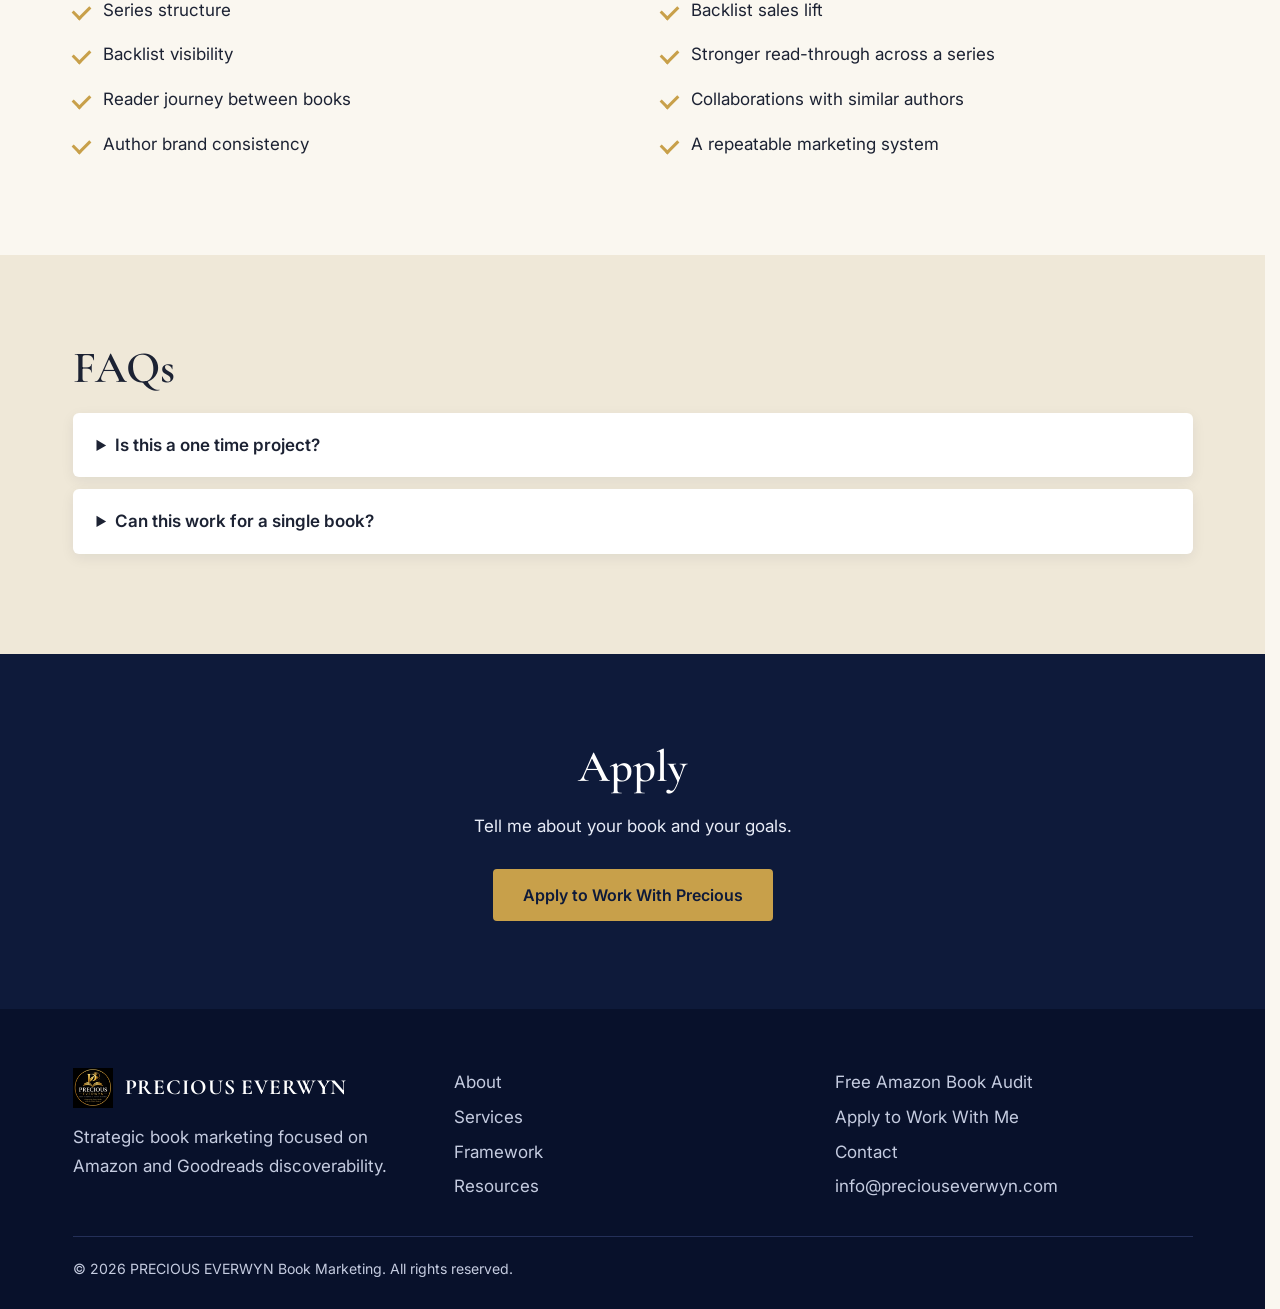
<file: author-growth.html>
<!DOCTYPE html>
<html lang="en"><head><meta charset="utf-8"><meta name="viewport" content="width=device-width,initial-scale=1">
<title>Author Growth | Precious Everwyn Book Marketing</title><meta name="description" content="Turn one successful book into a sustainable author career.">
<link rel="preconnect" href="https://fonts.googleapis.com"><link rel="preconnect" href="https://fonts.gstatic.com" crossorigin>
<link href="https://fonts.googleapis.com/css2?family=Cormorant+Garamond:wght@500;600;700&family=Inter:wght@400;500;600&display=swap" rel="stylesheet">
<link rel="stylesheet" href="style.css"></head><body>
<header><div class="wrap nav"><a class="logo" href="index.html"><img src="brandlogo.png" alt="PRECIOUS EVERWYN logo">PRECIOUS EVERWYN</a>
<button class="burger" aria-label="Menu" aria-expanded="false">&#9776;</button>
<nav><a href="index.html">Home</a><a href="about.html">About</a><a href="services.html">Services</a><a href="framework.html">Framework</a><a href="index.html#results">Results</a><a href="resources.html">Resources</a><a class="btn sm" href="free-audit.html">Free Amazon Audit</a><a class="btn sm o" href="apply.html">Apply to Work With Me</a></nav></div></header>
<main><section class="hero"><div class="wrap"><h1>Author Growth</h1><p>Turn one successful book into a sustainable author career.</p><div class="row"><a class="btn" href="apply.html">Apply to Work With Precious</a></div></div></section><section><div class="wrap split"><div><h2>What's Included</h2><ul class="tick"><li>Series Strategy</li><li>Backlist Marketing</li><li>Reader Growth</li><li>Author Positioning</li><li>Cross-promotion</li><li>Ongoing Marketing</li></ul></div><div><h2>Who It Is For</h2><p>Authors with more than one book, or who plan to publish more, and want steady long-term growth.</p></div></div></section><section class="sand"><div class="wrap"><h2>The Process</h2><div class="grid"><div class="card "><div class="num">01</div><p>Review your catalog and audience</p></div><div class="card t"><div class="num">02</div><p>Set positioning and series strategy</p></div><div class="card w"><div class="num">03</div><p>Build ongoing marketing rhythms</p></div><div class="card n"><div class="num">04</div><p>Measure and refine monthly</p></div></div></div></section><section><div class="wrap split"><div><h2>What We Examine</h2><ul class="tick"><li>Series structure</li><li>Backlist visibility</li><li>Reader journey between books</li><li>Author brand consistency</li></ul></div><div><h2>Potential Opportunities</h2><ul class="tick"><li>Backlist sales lift</li><li>Stronger read-through across a series</li><li>Collaborations with similar authors</li><li>A repeatable marketing system</li></ul></div></div></section><section class="sand"><div class="wrap"><h2>FAQs</h2><details><summary>Is this a one time project?</summary><p>It can be either a defined project or ongoing monthly support.</p></details><details><summary>Can this work for a single book?</summary><p>Yes, as the foundation for future titles.</p></details></div></section><section class="dark c"><div class="wrap"><h2>Apply</h2><p>Tell me about your book and your goals.</p><div class="row"><a class="btn" href="apply.html">Apply to Work With Precious</a></div></div></section></main>
<footer><div class="wrap"><div class="grid"><div><a class="logo" href="index.html"><img src="brandlogo.png" alt="PRECIOUS EVERWYN logo">PRECIOUS EVERWYN</a><p style="margin-top:12px">Strategic book marketing focused on Amazon and Goodreads discoverability.</p></div>
<div><a href="about.html">About</a><a href="services.html">Services</a><a href="framework.html">Framework</a><a href="resources.html">Resources</a></div>
<div><a href="free-audit.html">Free Amazon Book Audit</a><a href="apply.html">Apply to Work With Me</a><a href="contact.html">Contact</a><a href="mailto:info@preciouseverwyn.com">info@preciouseverwyn.com</a></div></div>
<div class="copy">&copy; 2026 PRECIOUS EVERWYN Book Marketing. All rights reserved.</div></div></footer>
<script src="script.js"></script></body></html>
</file>
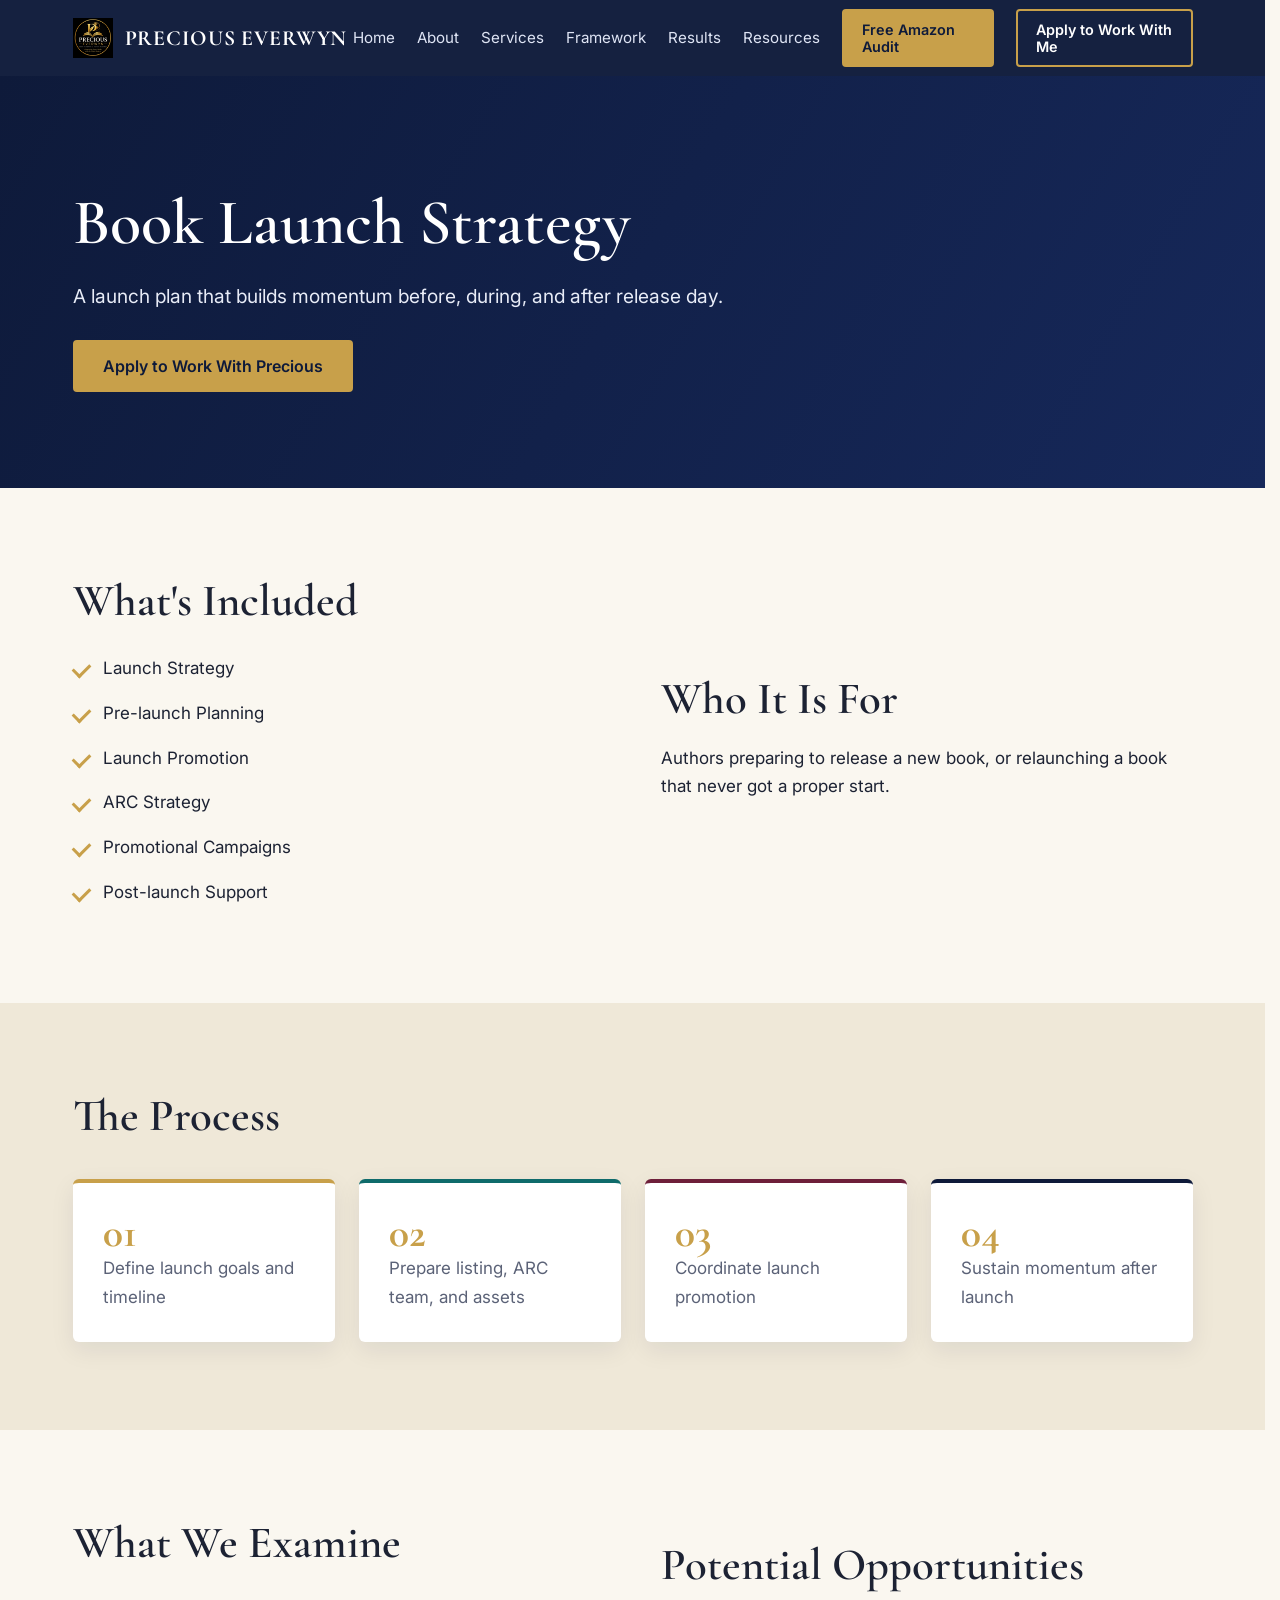
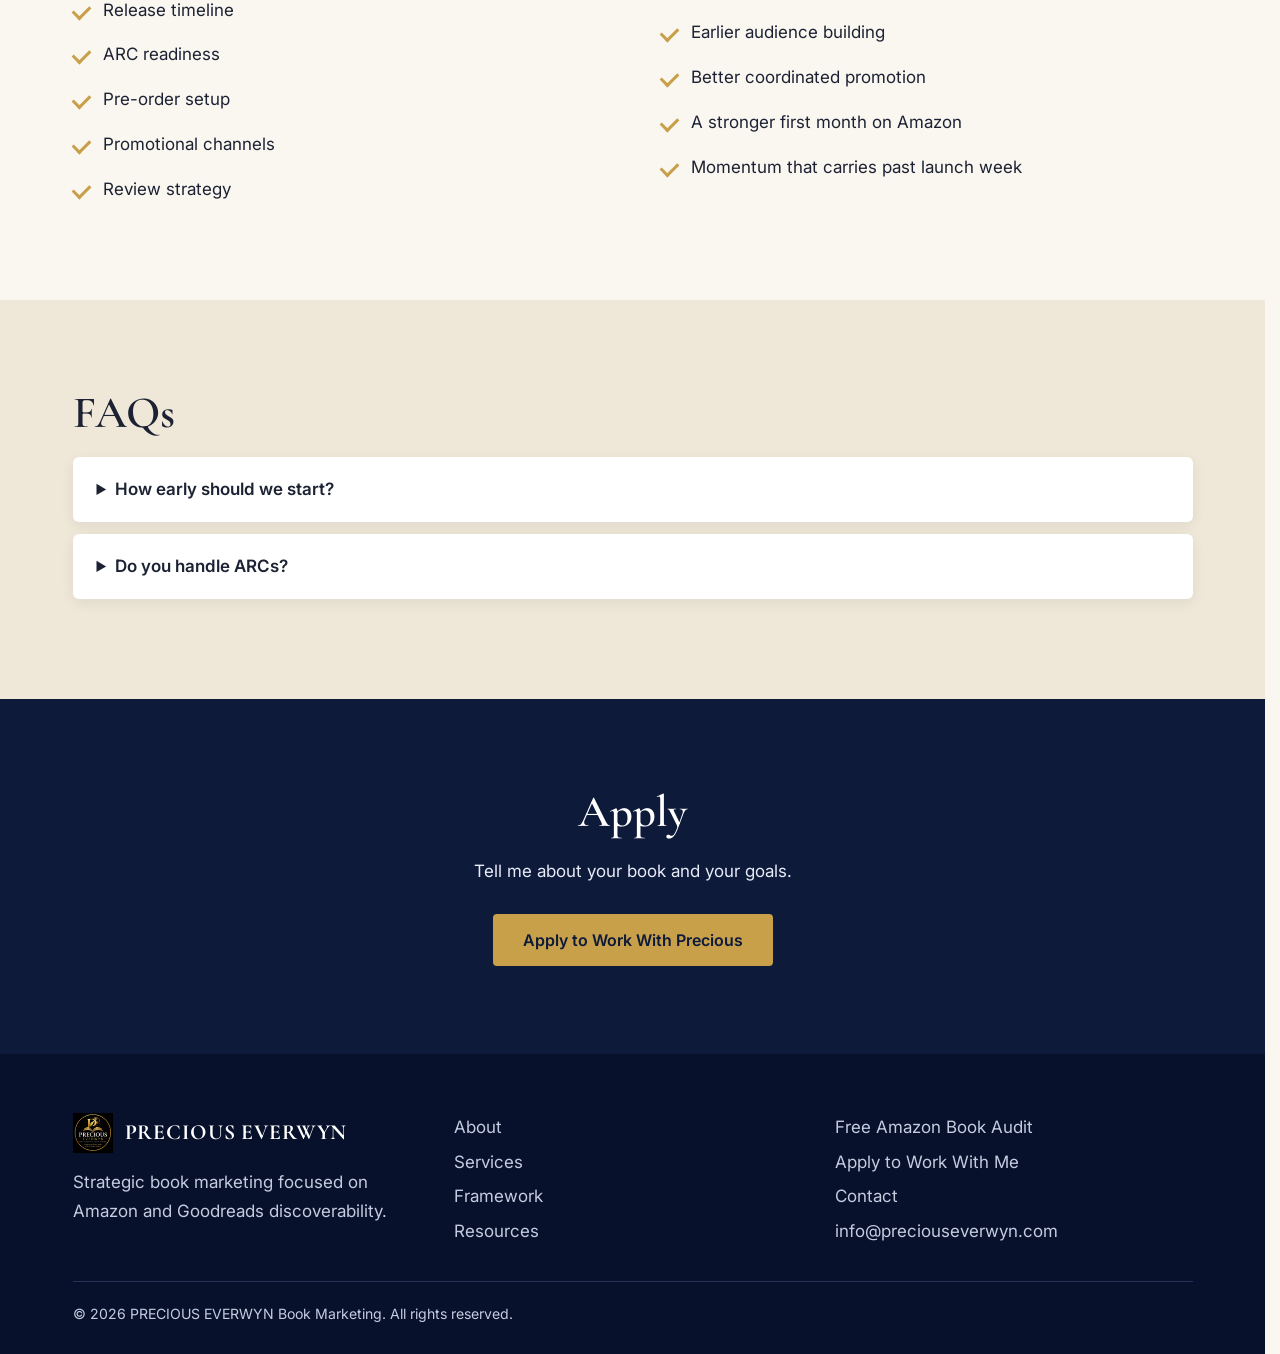
<file: book-launch.html>
<!DOCTYPE html>
<html lang="en"><head><meta charset="utf-8"><meta name="viewport" content="width=device-width,initial-scale=1">
<title>Book Launch Strategy | Precious Everwyn Book Marketing</title><meta name="description" content="A launch plan that builds momentum before, during, and after release day.">
<link rel="preconnect" href="https://fonts.googleapis.com"><link rel="preconnect" href="https://fonts.gstatic.com" crossorigin>
<link href="https://fonts.googleapis.com/css2?family=Cormorant+Garamond:wght@500;600;700&family=Inter:wght@400;500;600&display=swap" rel="stylesheet">
<link rel="stylesheet" href="style.css"></head><body>
<header><div class="wrap nav"><a class="logo" href="index.html"><img src="brandlogo.png" alt="PRECIOUS EVERWYN logo">PRECIOUS EVERWYN</a>
<button class="burger" aria-label="Menu" aria-expanded="false">&#9776;</button>
<nav><a href="index.html">Home</a><a href="about.html">About</a><a href="services.html">Services</a><a href="framework.html">Framework</a><a href="index.html#results">Results</a><a href="resources.html">Resources</a><a class="btn sm" href="free-audit.html">Free Amazon Audit</a><a class="btn sm o" href="apply.html">Apply to Work With Me</a></nav></div></header>
<main><section class="hero"><div class="wrap"><h1>Book Launch Strategy</h1><p>A launch plan that builds momentum before, during, and after release day.</p><div class="row"><a class="btn" href="apply.html">Apply to Work With Precious</a></div></div></section><section><div class="wrap split"><div><h2>What's Included</h2><ul class="tick"><li>Launch Strategy</li><li>Pre-launch Planning</li><li>Launch Promotion</li><li>ARC Strategy</li><li>Promotional Campaigns</li><li>Post-launch Support</li></ul></div><div><h2>Who It Is For</h2><p>Authors preparing to release a new book, or relaunching a book that never got a proper start.</p></div></div></section><section class="sand"><div class="wrap"><h2>The Process</h2><div class="grid"><div class="card "><div class="num">01</div><p>Define launch goals and timeline</p></div><div class="card t"><div class="num">02</div><p>Prepare listing, ARC team, and assets</p></div><div class="card w"><div class="num">03</div><p>Coordinate launch promotion</p></div><div class="card n"><div class="num">04</div><p>Sustain momentum after launch</p></div></div></div></section><section><div class="wrap split"><div><h2>What We Examine</h2><ul class="tick"><li>Release timeline</li><li>ARC readiness</li><li>Pre-order setup</li><li>Promotional channels</li><li>Review strategy</li></ul></div><div><h2>Potential Opportunities</h2><ul class="tick"><li>Earlier audience building</li><li>Better coordinated promotion</li><li>A stronger first month on Amazon</li><li>Momentum that carries past launch week</li></ul></div></div></section><section class="sand"><div class="wrap"><h2>FAQs</h2><details><summary>How early should we start?</summary><p>Ideally 8 to 12 weeks before release, though shorter plans are possible.</p></details><details><summary>Do you handle ARCs?</summary><p>Yes. ARC strategy is part of the launch plan.</p></details></div></section><section class="dark c"><div class="wrap"><h2>Apply</h2><p>Tell me about your book and your goals.</p><div class="row"><a class="btn" href="apply.html">Apply to Work With Precious</a></div></div></section></main>
<footer><div class="wrap"><div class="grid"><div><a class="logo" href="index.html"><img src="brandlogo.png" alt="PRECIOUS EVERWYN logo">PRECIOUS EVERWYN</a><p style="margin-top:12px">Strategic book marketing focused on Amazon and Goodreads discoverability.</p></div>
<div><a href="about.html">About</a><a href="services.html">Services</a><a href="framework.html">Framework</a><a href="resources.html">Resources</a></div>
<div><a href="free-audit.html">Free Amazon Book Audit</a><a href="apply.html">Apply to Work With Me</a><a href="contact.html">Contact</a><a href="mailto:info@preciouseverwyn.com">info@preciouseverwyn.com</a></div></div>
<div class="copy">&copy; 2026 PRECIOUS EVERWYN Book Marketing. All rights reserved.</div></div></footer>
<script src="script.js"></script></body></html>
</file>
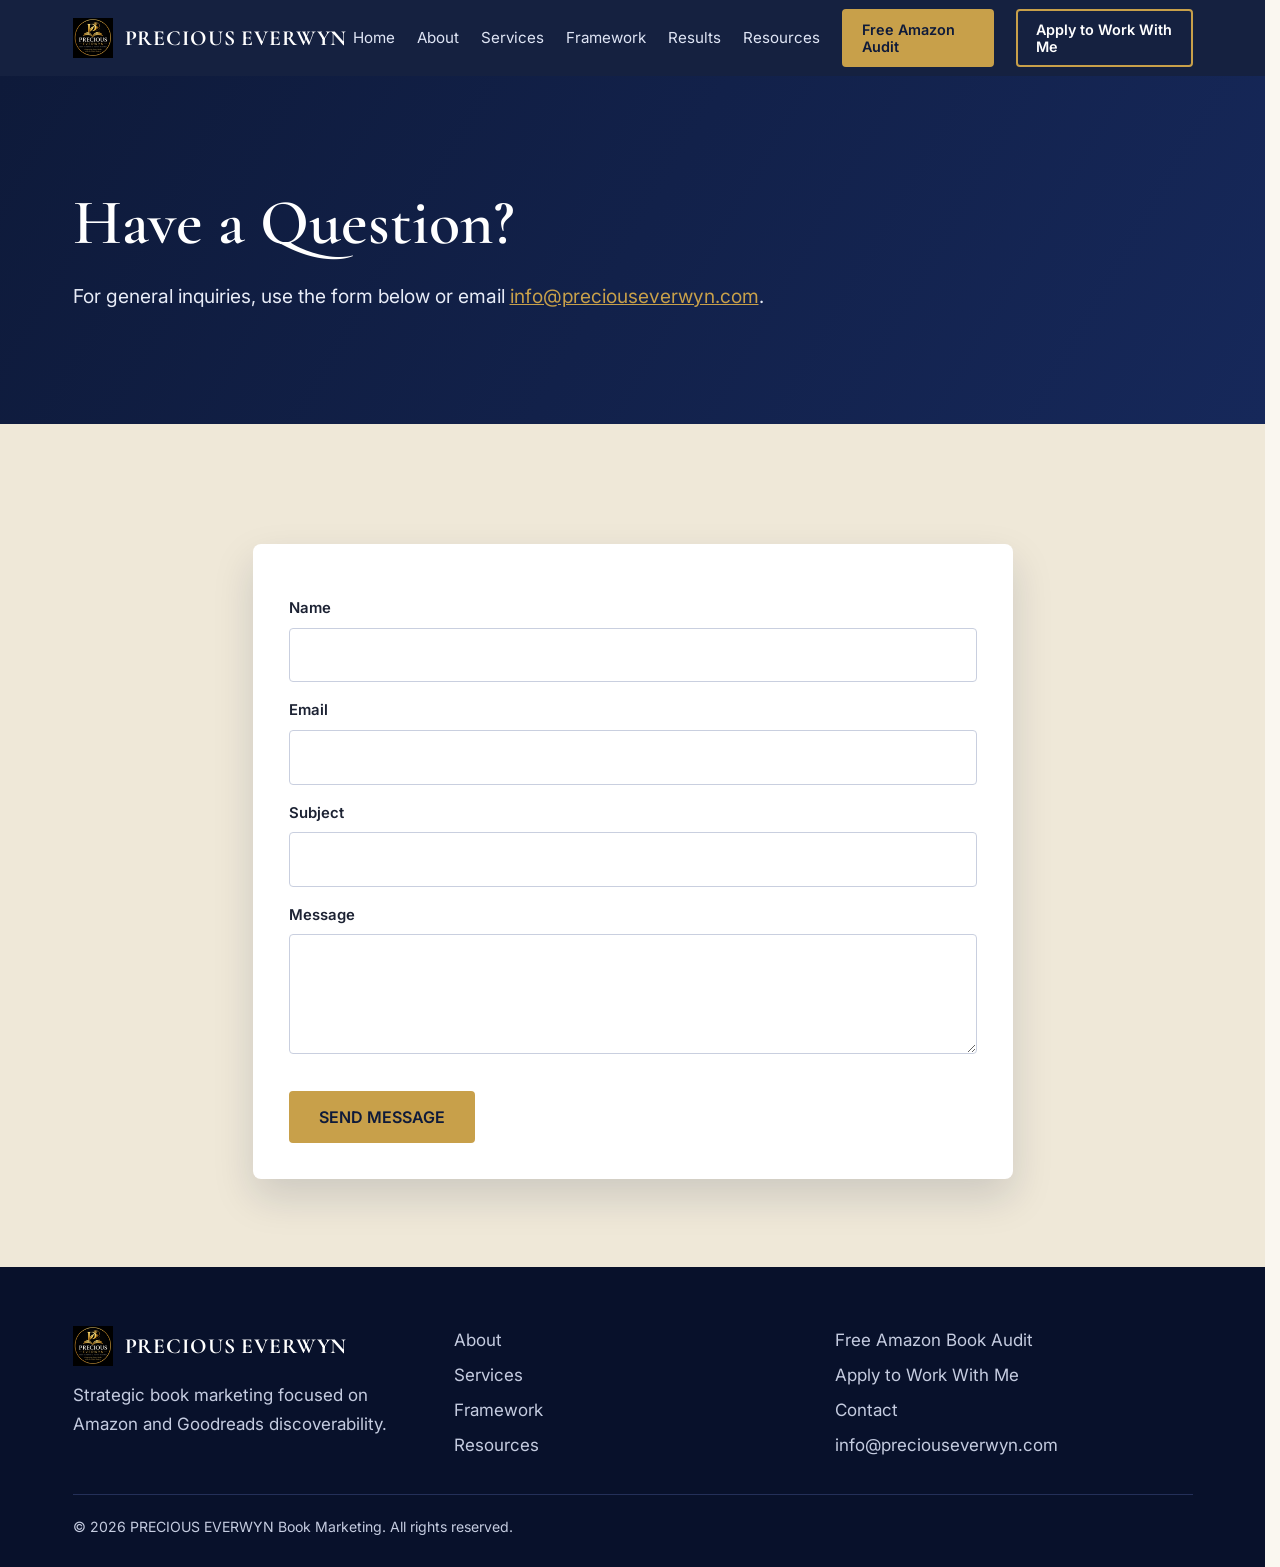
<file: contact.html>
<!DOCTYPE html>
<html lang="en"><head><meta charset="utf-8"><meta name="viewport" content="width=device-width,initial-scale=1">
<title>Contact | Precious Everwyn Book Marketing</title><meta name="description" content="Contact Precious Everwyn Book Marketing.">
<link rel="preconnect" href="https://fonts.googleapis.com"><link rel="preconnect" href="https://fonts.gstatic.com" crossorigin>
<link href="https://fonts.googleapis.com/css2?family=Cormorant+Garamond:wght@500;600;700&family=Inter:wght@400;500;600&display=swap" rel="stylesheet">
<link rel="stylesheet" href="style.css"></head><body>
<header><div class="wrap nav"><a class="logo" href="index.html"><img src="brandlogo.png" alt="PRECIOUS EVERWYN logo">PRECIOUS EVERWYN</a>
<button class="burger" aria-label="Menu" aria-expanded="false">&#9776;</button>
<nav><a href="index.html">Home</a><a href="about.html">About</a><a href="services.html">Services</a><a href="framework.html">Framework</a><a href="index.html#results">Results</a><a href="resources.html">Resources</a><a class="btn sm" href="free-audit.html">Free Amazon Audit</a><a class="btn sm o" href="apply.html">Apply to Work With Me</a></nav></div></header>
<main><section class="hero"><div class="wrap"><h1>Have a Question?</h1><p>For general inquiries, use the form below or email <a href="mailto:info@preciouseverwyn.com" style="color:var(--gold)">info@preciouseverwyn.com</a>.</p></div></section><section class="sand"><div class="wrap"><form action="https://formspree.io/f/xeagzwkl" method="POST" data-thanks="Thank you. Your message has been sent and Precious will reply shortly."><input type="hidden" name="_subject" value="New Contact Message"><label for="name">Name</label><input id="name" name="name" type="text" required><label for="email">Email</label><input id="email" name="email" type="email" required><label for="subject">Subject</label><input id="subject" name="subject" type="text" required><label for="message">Message</label><textarea id="message" name="message" required></textarea><div class="row"><button class="btn" type="submit">SEND MESSAGE</button></div></form></div></section></main>
<footer><div class="wrap"><div class="grid"><div><a class="logo" href="index.html"><img src="brandlogo.png" alt="PRECIOUS EVERWYN logo">PRECIOUS EVERWYN</a><p style="margin-top:12px">Strategic book marketing focused on Amazon and Goodreads discoverability.</p></div>
<div><a href="about.html">About</a><a href="services.html">Services</a><a href="framework.html">Framework</a><a href="resources.html">Resources</a></div>
<div><a href="free-audit.html">Free Amazon Book Audit</a><a href="apply.html">Apply to Work With Me</a><a href="contact.html">Contact</a><a href="mailto:info@preciouseverwyn.com">info@preciouseverwyn.com</a></div></div>
<div class="copy">&copy; 2026 PRECIOUS EVERWYN Book Marketing. All rights reserved.</div></div></footer>
<script src="script.js"></script></body></html>
</file>
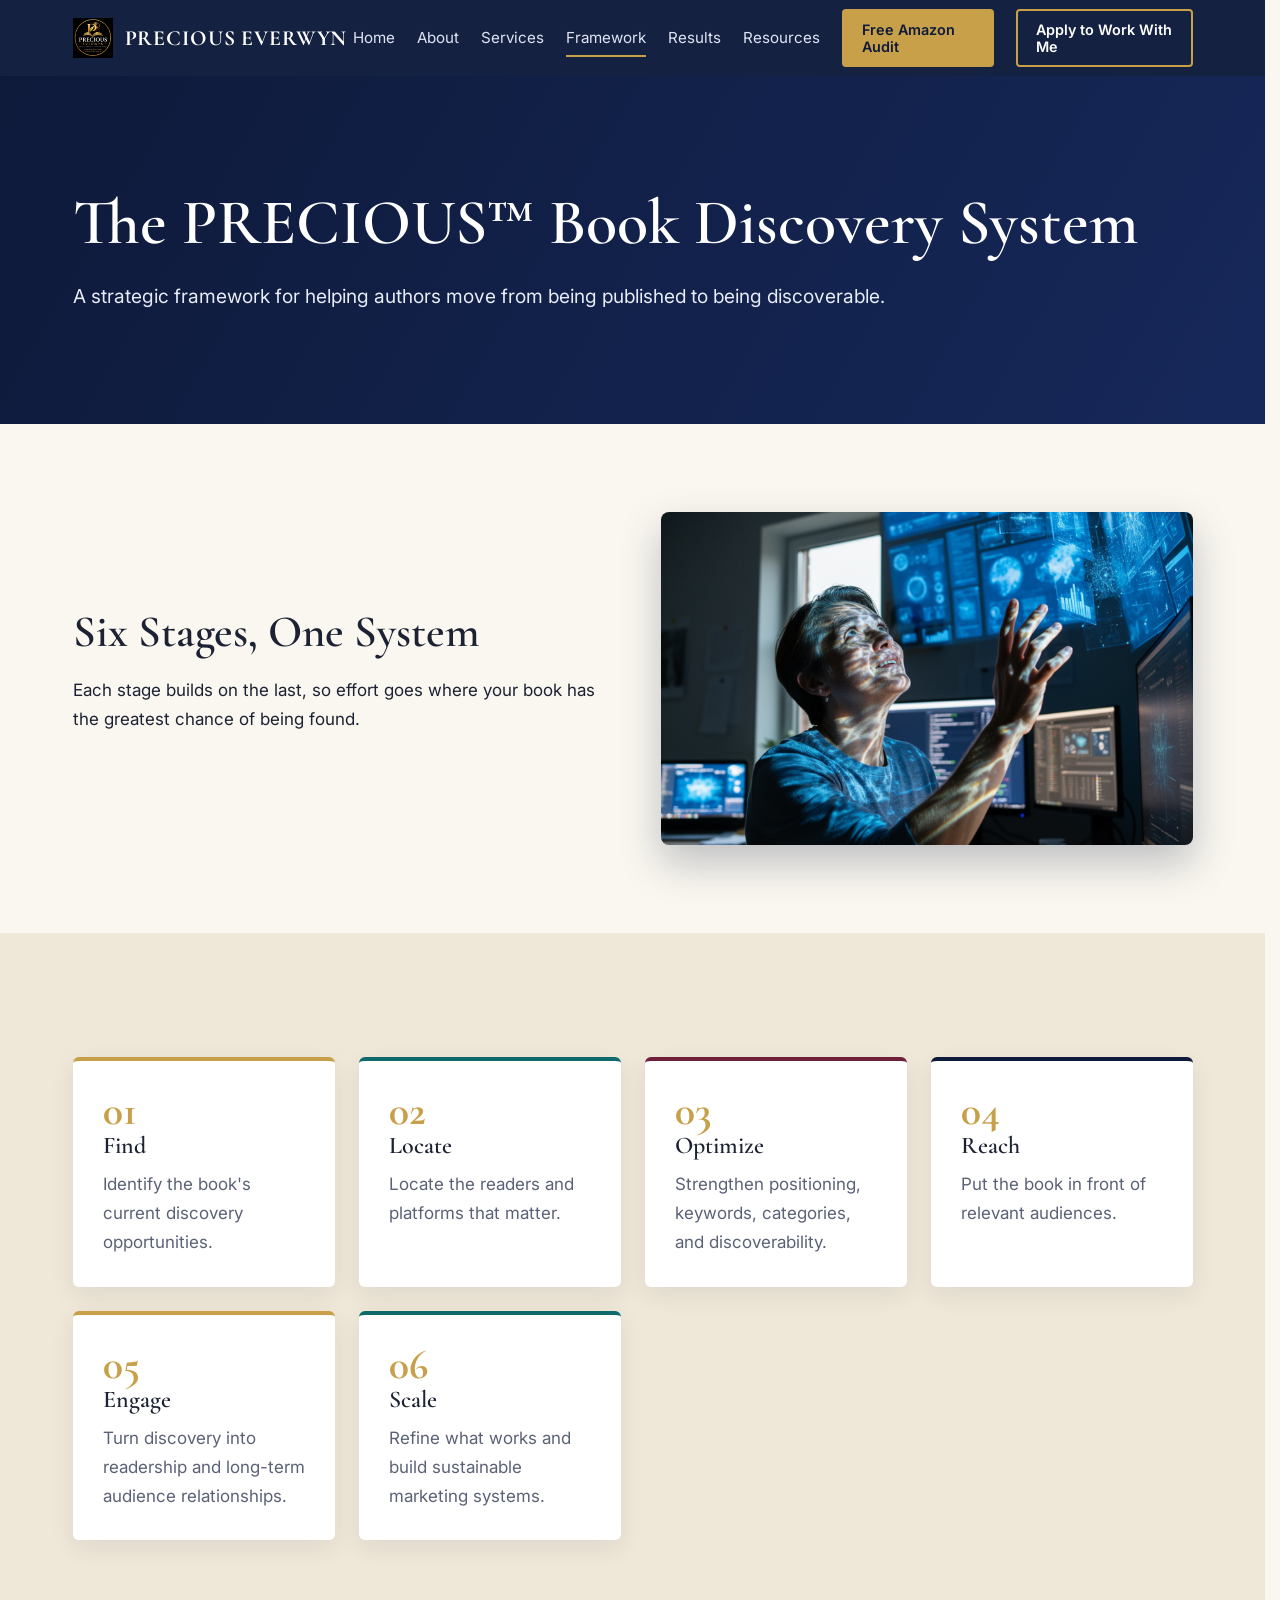
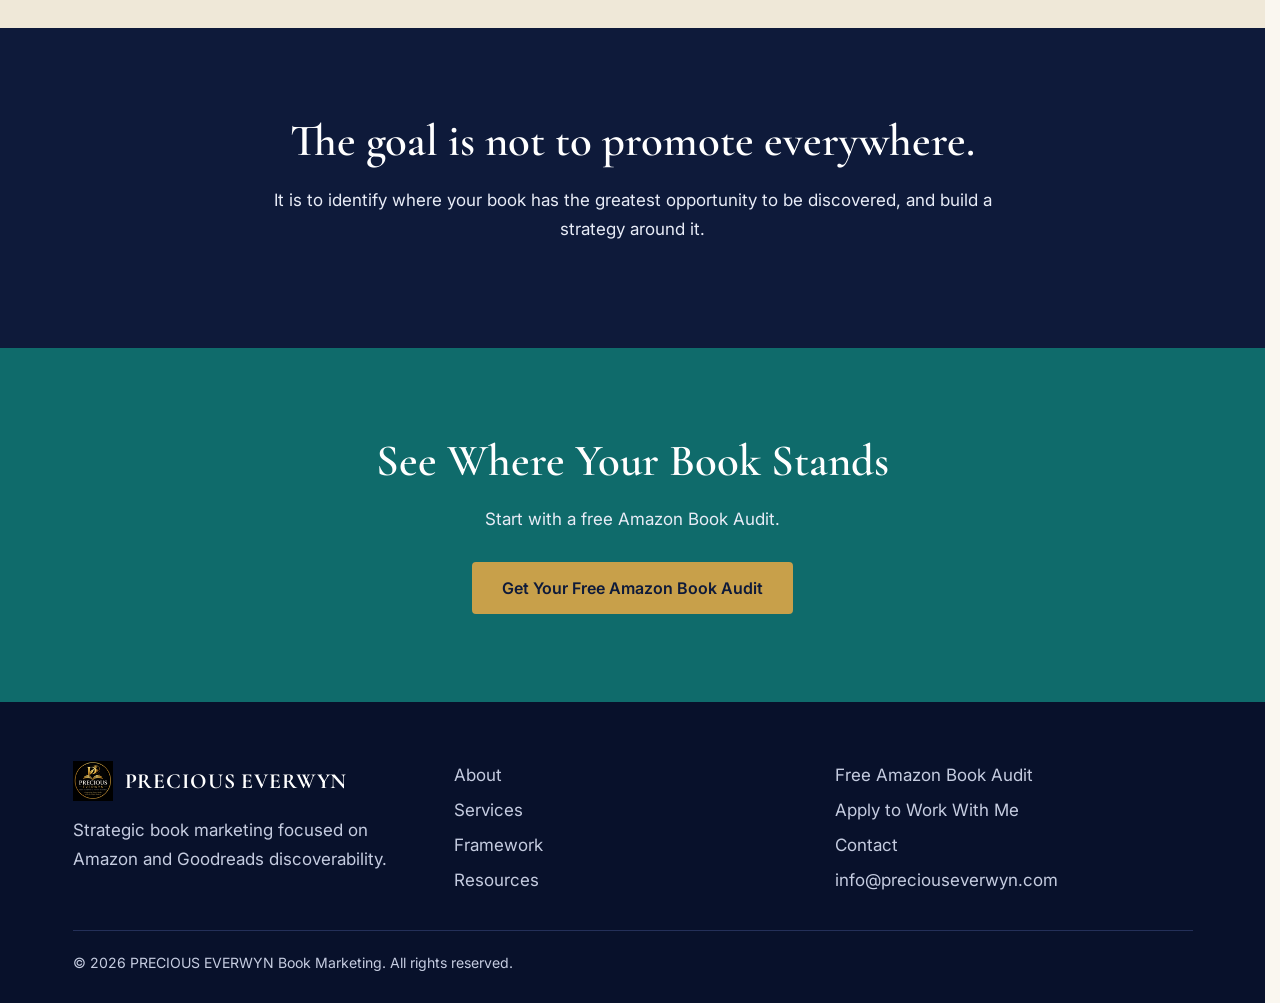
<file: framework.html>
<!DOCTYPE html>
<html lang="en"><head><meta charset="utf-8"><meta name="viewport" content="width=device-width,initial-scale=1">
<title>Framework | Precious Everwyn Book Marketing</title><meta name="description" content="The PRECIOUS Book Discovery System: a six stage framework from published to discoverable.">
<link rel="preconnect" href="https://fonts.googleapis.com"><link rel="preconnect" href="https://fonts.gstatic.com" crossorigin>
<link href="https://fonts.googleapis.com/css2?family=Cormorant+Garamond:wght@500;600;700&family=Inter:wght@400;500;600&display=swap" rel="stylesheet">
<link rel="stylesheet" href="style.css"></head><body>
<header><div class="wrap nav"><a class="logo" href="index.html"><img src="brandlogo.png" alt="PRECIOUS EVERWYN logo">PRECIOUS EVERWYN</a>
<button class="burger" aria-label="Menu" aria-expanded="false">&#9776;</button>
<nav><a href="index.html">Home</a><a href="about.html">About</a><a href="services.html">Services</a><a href="framework.html" class="on">Framework</a><a href="index.html#results">Results</a><a href="resources.html">Resources</a><a class="btn sm" href="free-audit.html">Free Amazon Audit</a><a class="btn sm o" href="apply.html">Apply to Work With Me</a></nav></div></header>
<main><section class="hero"><div class="wrap"><h1>The PRECIOUS&trade; Book Discovery System</h1><p>A strategic framework for helping authors move from being published to being discoverable.</p></div></section><section><div class="wrap split"><div><h2>Six Stages, One System</h2><p>Each stage builds on the last, so effort goes where your book has the greatest chance of being found.</p></div><img class="tp" src="techpic.png" alt="Technology behind the book marketing services"></div></section><section class="sand"><div class="wrap"><div class="grid"><div class="card "><div class="num">01</div><h3>Find</h3><p>Identify the book's current discovery opportunities.</p></div><div class="card t"><div class="num">02</div><h3>Locate</h3><p>Locate the readers and platforms that matter.</p></div><div class="card w"><div class="num">03</div><h3>Optimize</h3><p>Strengthen positioning, keywords, categories, and discoverability.</p></div><div class="card n"><div class="num">04</div><h3>Reach</h3><p>Put the book in front of relevant audiences.</p></div><div class="card "><div class="num">05</div><h3>Engage</h3><p>Turn discovery into readership and long-term audience relationships.</p></div><div class="card t"><div class="num">06</div><h3>Scale</h3><p>Refine what works and build sustainable marketing systems.</p></div></div></div></section><section class="dark c"><div class="wrap"><h2>The goal is not to promote everywhere.</h2><p>It is to identify where your book has the greatest opportunity to be discovered, and build a strategy around it.</p></div></section><section class="teal c"><div class="wrap"><h2>See Where Your Book Stands</h2><p>Start with a free Amazon Book Audit.</p><div class="row"><a class="btn " href="free-audit.html">Get Your Free Amazon Book Audit</a></div></div></section></main>
<footer><div class="wrap"><div class="grid"><div><a class="logo" href="index.html"><img src="brandlogo.png" alt="PRECIOUS EVERWYN logo">PRECIOUS EVERWYN</a><p style="margin-top:12px">Strategic book marketing focused on Amazon and Goodreads discoverability.</p></div>
<div><a href="about.html">About</a><a href="services.html">Services</a><a href="framework.html">Framework</a><a href="resources.html">Resources</a></div>
<div><a href="free-audit.html">Free Amazon Book Audit</a><a href="apply.html">Apply to Work With Me</a><a href="contact.html">Contact</a><a href="mailto:info@preciouseverwyn.com">info@preciouseverwyn.com</a></div></div>
<div class="copy">&copy; 2026 PRECIOUS EVERWYN Book Marketing. All rights reserved.</div></div></footer>
<script src="script.js"></script></body></html>
</file>
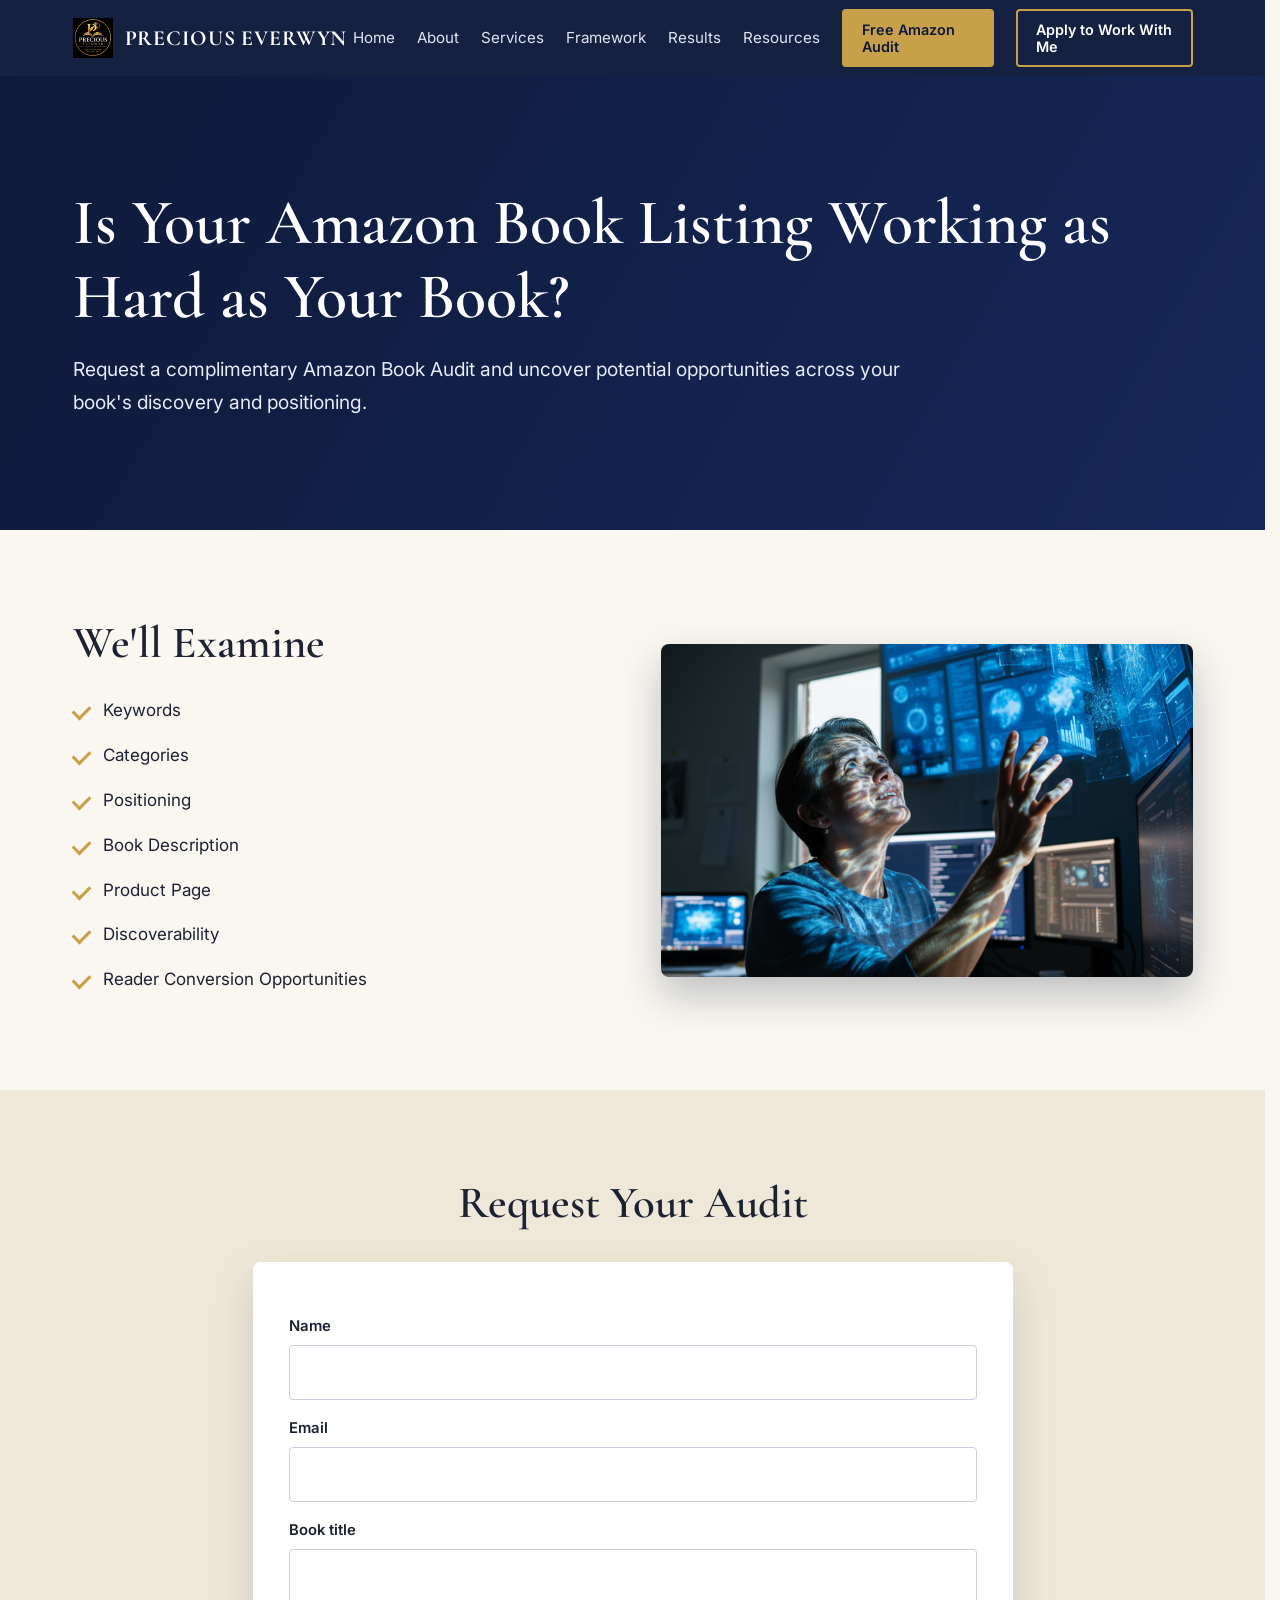
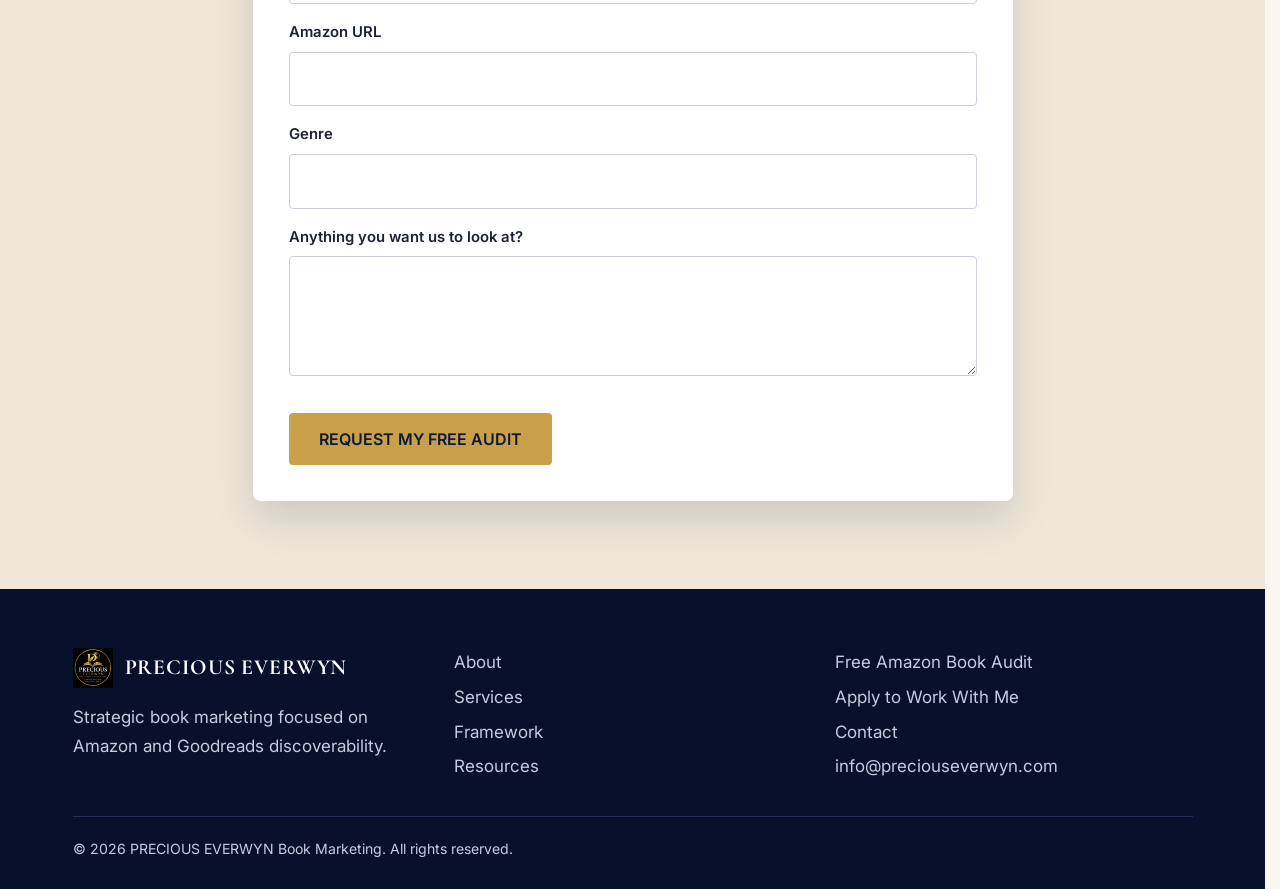
<file: free-audit.html>
<!DOCTYPE html>
<html lang="en"><head><meta charset="utf-8"><meta name="viewport" content="width=device-width,initial-scale=1">
<title>Free Amazon Book Audit | Precious Everwyn Book Marketing</title><meta name="description" content="Request a complimentary Amazon Book Audit covering keywords, categories, positioning, description, and product page.">
<link rel="preconnect" href="https://fonts.googleapis.com"><link rel="preconnect" href="https://fonts.gstatic.com" crossorigin>
<link href="https://fonts.googleapis.com/css2?family=Cormorant+Garamond:wght@500;600;700&family=Inter:wght@400;500;600&display=swap" rel="stylesheet">
<link rel="stylesheet" href="style.css"></head><body>
<header><div class="wrap nav"><a class="logo" href="index.html"><img src="brandlogo.png" alt="PRECIOUS EVERWYN logo">PRECIOUS EVERWYN</a>
<button class="burger" aria-label="Menu" aria-expanded="false">&#9776;</button>
<nav><a href="index.html">Home</a><a href="about.html">About</a><a href="services.html">Services</a><a href="framework.html">Framework</a><a href="index.html#results">Results</a><a href="resources.html">Resources</a><a class="btn sm" href="free-audit.html">Free Amazon Audit</a><a class="btn sm o" href="apply.html">Apply to Work With Me</a></nav></div></header>
<main><section class="hero"><div class="wrap"><h1>Is Your Amazon Book Listing Working as Hard as Your Book?</h1><p>Request a complimentary Amazon Book Audit and uncover potential opportunities across your book's discovery and positioning.</p></div></section><section><div class="wrap split"><div><h2>We'll Examine</h2><ul class="tick"><li>Keywords</li><li>Categories</li><li>Positioning</li><li>Book Description</li><li>Product Page</li><li>Discoverability</li><li>Reader Conversion Opportunities</li></ul></div><img class="tp" src="techpic.png" alt="Technology behind the book marketing services"></div></section><section class="sand"><div class="wrap"><h2 class="c">Request Your Audit</h2><form action="https://formspree.io/f/xeagzwkl" method="POST" data-thanks="Thank you. Your request has been received. Precious will review your information and get in touch shortly."><input type="hidden" name="_subject" value="New Free Audit Request"><label for="name">Name</label><input id="name" name="name" type="text" required><label for="email">Email</label><input id="email" name="email" type="email" required><label for="title">Book title</label><input id="title" name="title" type="text" required><label for="url">Amazon URL</label><input id="url" name="url" type="url" required><label for="genre">Genre</label><input id="genre" name="genre" type="text" required><label for="notes">Anything you want us to look at?</label><textarea id="notes" name="notes"></textarea><div class="row"><button class="btn" type="submit">REQUEST MY FREE AUDIT</button></div></form></div></section></main>
<footer><div class="wrap"><div class="grid"><div><a class="logo" href="index.html"><img src="brandlogo.png" alt="PRECIOUS EVERWYN logo">PRECIOUS EVERWYN</a><p style="margin-top:12px">Strategic book marketing focused on Amazon and Goodreads discoverability.</p></div>
<div><a href="about.html">About</a><a href="services.html">Services</a><a href="framework.html">Framework</a><a href="resources.html">Resources</a></div>
<div><a href="free-audit.html">Free Amazon Book Audit</a><a href="apply.html">Apply to Work With Me</a><a href="contact.html">Contact</a><a href="mailto:info@preciouseverwyn.com">info@preciouseverwyn.com</a></div></div>
<div class="copy">&copy; 2026 PRECIOUS EVERWYN Book Marketing. All rights reserved.</div></div></footer>
<script src="script.js"></script></body></html>
</file>
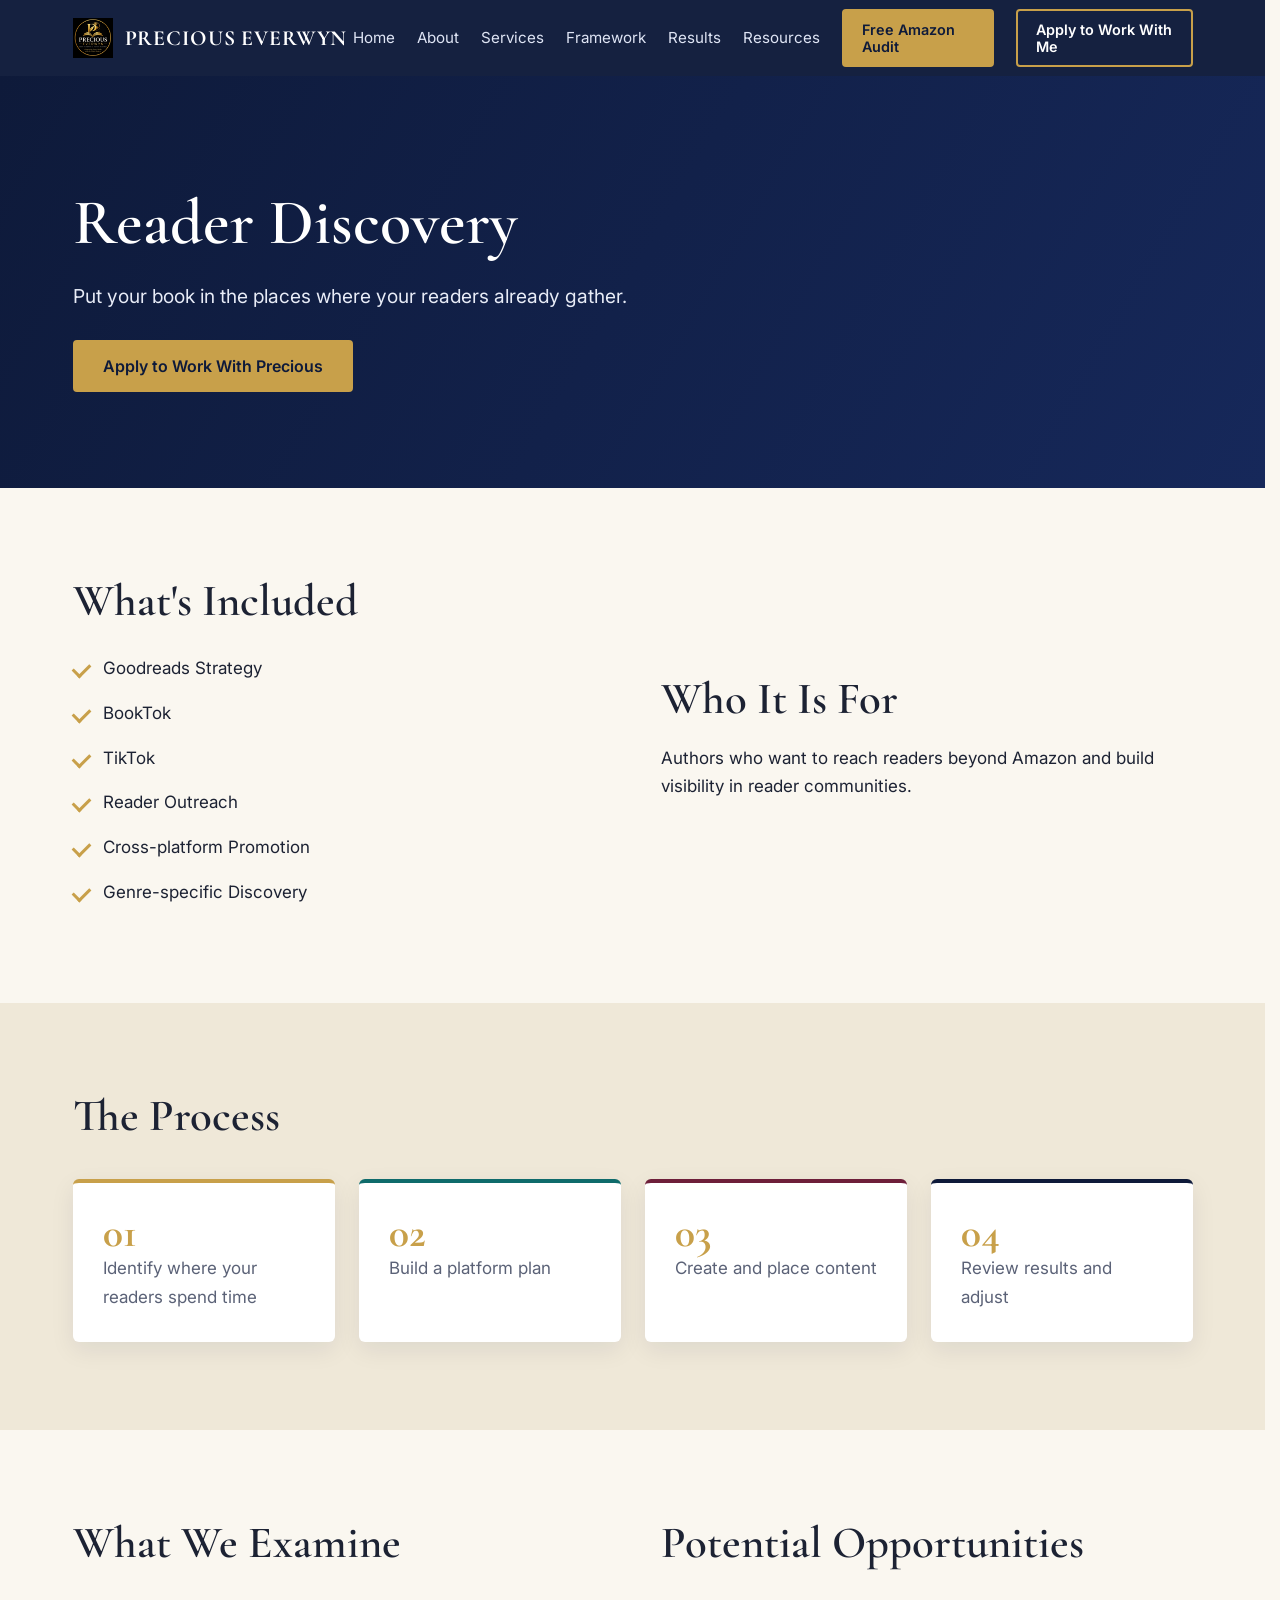
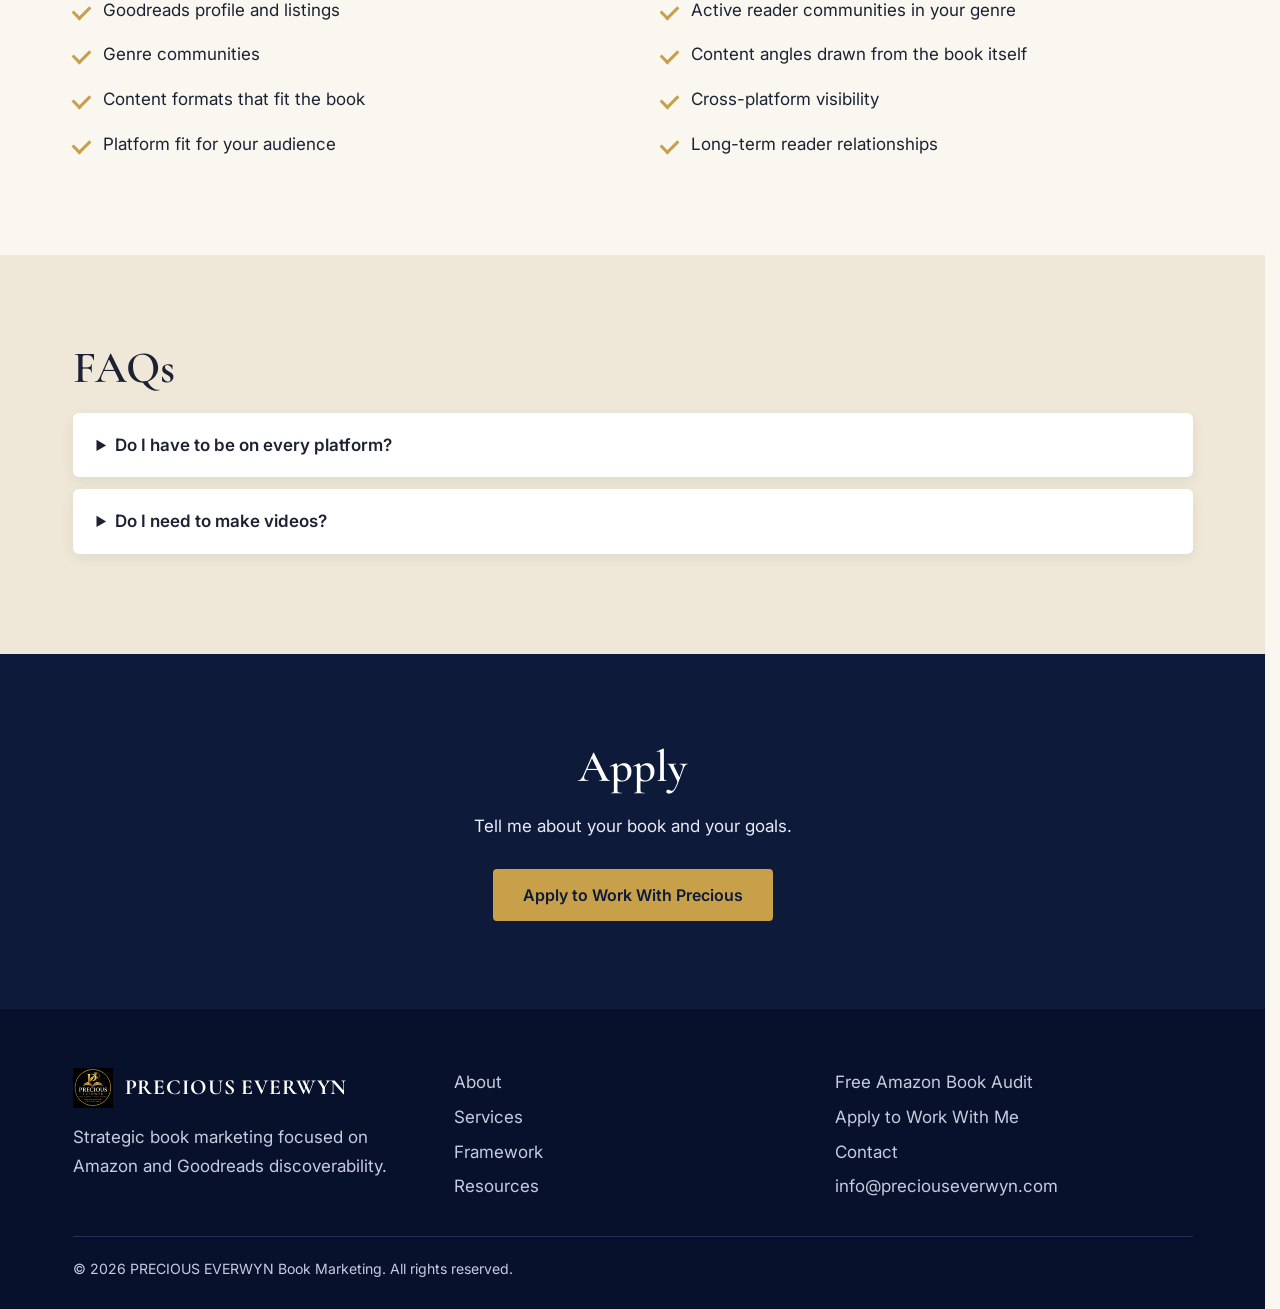
<file: reader-discovery.html>
<!DOCTYPE html>
<html lang="en"><head><meta charset="utf-8"><meta name="viewport" content="width=device-width,initial-scale=1">
<title>Reader Discovery | Precious Everwyn Book Marketing</title><meta name="description" content="Put your book in the places where your readers already gather.">
<link rel="preconnect" href="https://fonts.googleapis.com"><link rel="preconnect" href="https://fonts.gstatic.com" crossorigin>
<link href="https://fonts.googleapis.com/css2?family=Cormorant+Garamond:wght@500;600;700&family=Inter:wght@400;500;600&display=swap" rel="stylesheet">
<link rel="stylesheet" href="style.css"></head><body>
<header><div class="wrap nav"><a class="logo" href="index.html"><img src="brandlogo.png" alt="PRECIOUS EVERWYN logo">PRECIOUS EVERWYN</a>
<button class="burger" aria-label="Menu" aria-expanded="false">&#9776;</button>
<nav><a href="index.html">Home</a><a href="about.html">About</a><a href="services.html">Services</a><a href="framework.html">Framework</a><a href="index.html#results">Results</a><a href="resources.html">Resources</a><a class="btn sm" href="free-audit.html">Free Amazon Audit</a><a class="btn sm o" href="apply.html">Apply to Work With Me</a></nav></div></header>
<main><section class="hero"><div class="wrap"><h1>Reader Discovery</h1><p>Put your book in the places where your readers already gather.</p><div class="row"><a class="btn" href="apply.html">Apply to Work With Precious</a></div></div></section><section><div class="wrap split"><div><h2>What's Included</h2><ul class="tick"><li>Goodreads Strategy</li><li>BookTok</li><li>TikTok</li><li>Reader Outreach</li><li>Cross-platform Promotion</li><li>Genre-specific Discovery</li></ul></div><div><h2>Who It Is For</h2><p>Authors who want to reach readers beyond Amazon and build visibility in reader communities.</p></div></div></section><section class="sand"><div class="wrap"><h2>The Process</h2><div class="grid"><div class="card "><div class="num">01</div><p>Identify where your readers spend time</p></div><div class="card t"><div class="num">02</div><p>Build a platform plan</p></div><div class="card w"><div class="num">03</div><p>Create and place content</p></div><div class="card n"><div class="num">04</div><p>Review results and adjust</p></div></div></div></section><section><div class="wrap split"><div><h2>What We Examine</h2><ul class="tick"><li>Goodreads profile and listings</li><li>Genre communities</li><li>Content formats that fit the book</li><li>Platform fit for your audience</li></ul></div><div><h2>Potential Opportunities</h2><ul class="tick"><li>Active reader communities in your genre</li><li>Content angles drawn from the book itself</li><li>Cross-platform visibility</li><li>Long-term reader relationships</li></ul></div></div></section><section class="sand"><div class="wrap"><h2>FAQs</h2><details><summary>Do I have to be on every platform?</summary><p>No. We choose only the platforms that fit your book and audience.</p></details><details><summary>Do I need to make videos?</summary><p>Not necessarily. We select formats that suit you.</p></details></div></section><section class="dark c"><div class="wrap"><h2>Apply</h2><p>Tell me about your book and your goals.</p><div class="row"><a class="btn" href="apply.html">Apply to Work With Precious</a></div></div></section></main>
<footer><div class="wrap"><div class="grid"><div><a class="logo" href="index.html"><img src="brandlogo.png" alt="PRECIOUS EVERWYN logo">PRECIOUS EVERWYN</a><p style="margin-top:12px">Strategic book marketing focused on Amazon and Goodreads discoverability.</p></div>
<div><a href="about.html">About</a><a href="services.html">Services</a><a href="framework.html">Framework</a><a href="resources.html">Resources</a></div>
<div><a href="free-audit.html">Free Amazon Book Audit</a><a href="apply.html">Apply to Work With Me</a><a href="contact.html">Contact</a><a href="mailto:info@preciouseverwyn.com">info@preciouseverwyn.com</a></div></div>
<div class="copy">&copy; 2026 PRECIOUS EVERWYN Book Marketing. All rights reserved.</div></div></footer>
<script src="script.js"></script></body></html>
</file>
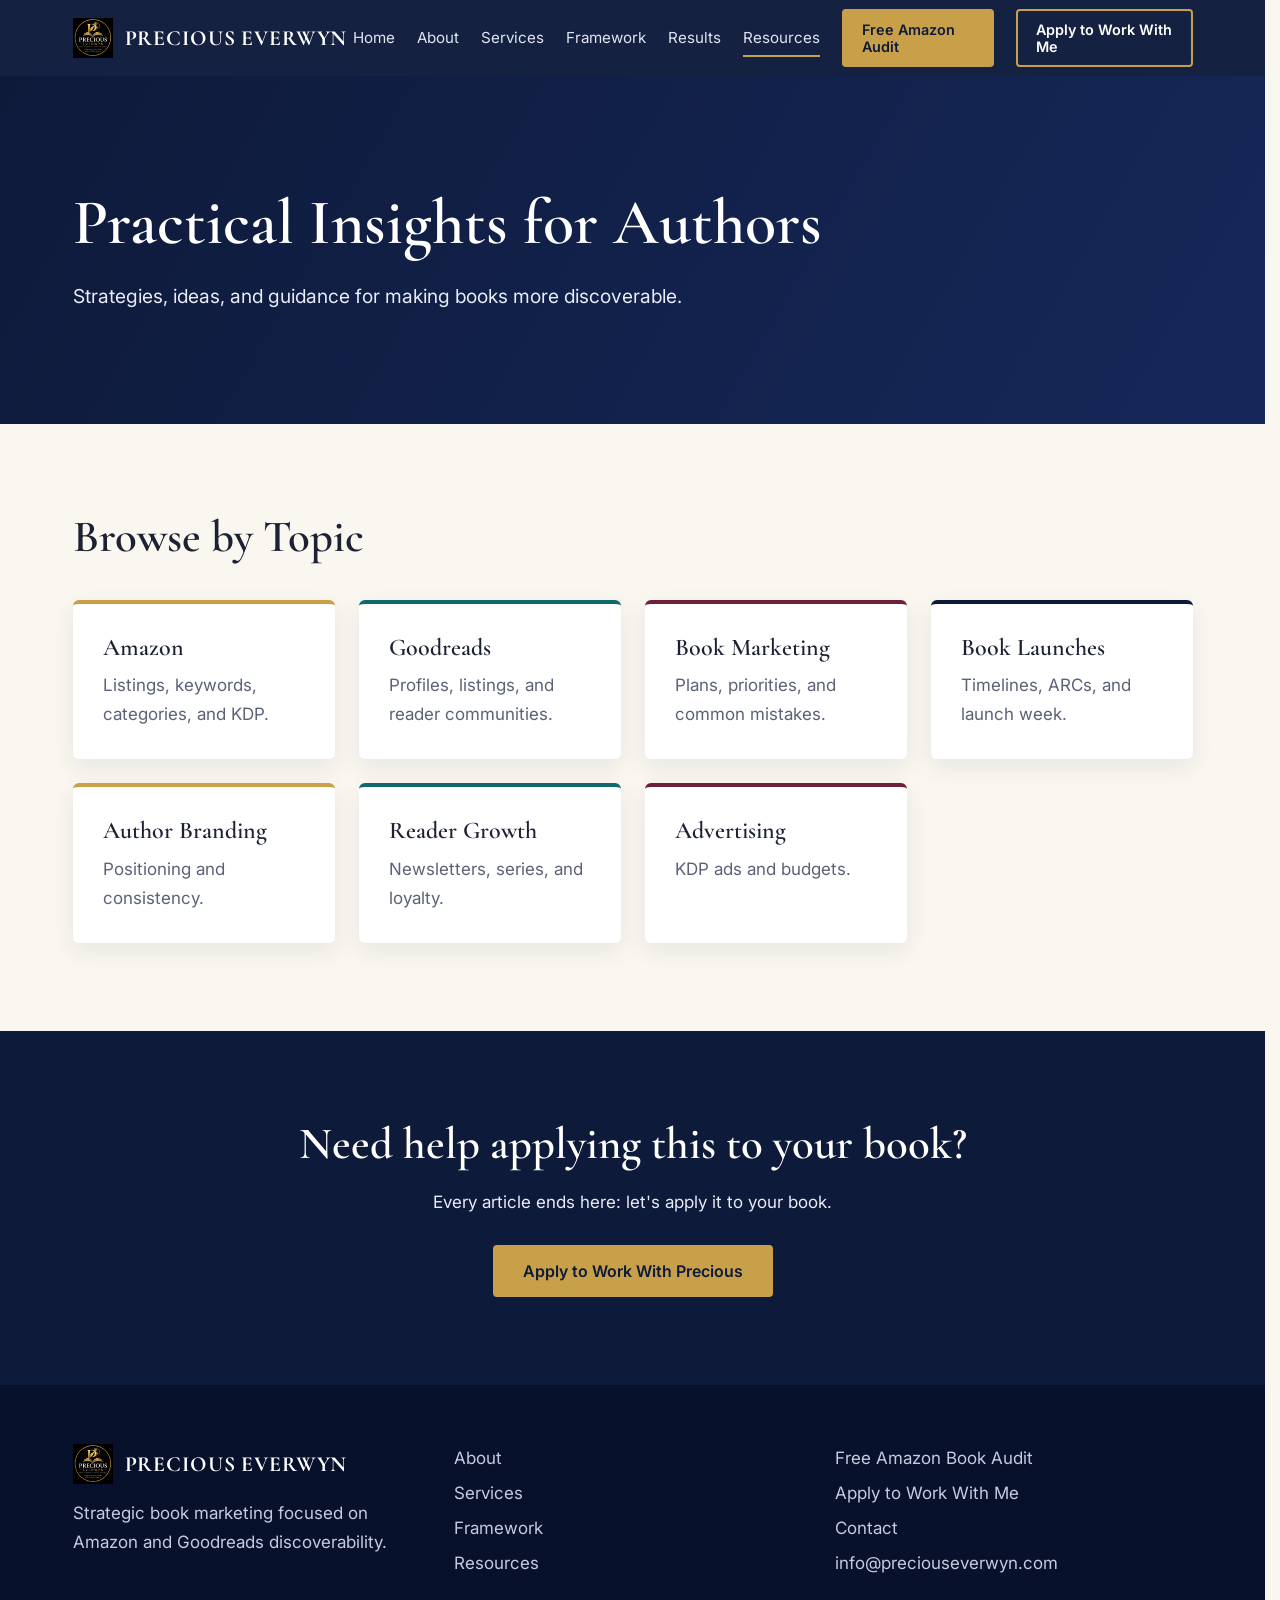
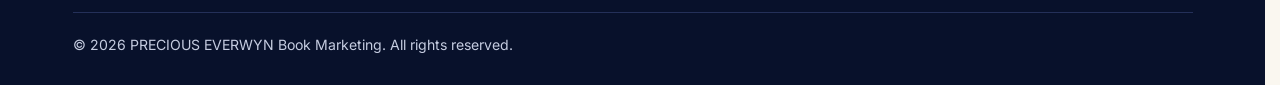
<file: resources.html>
<!DOCTYPE html>
<html lang="en"><head><meta charset="utf-8"><meta name="viewport" content="width=device-width,initial-scale=1">
<title>Resources | Precious Everwyn Book Marketing</title><meta name="description" content="Practical insights for authors on Amazon, Goodreads, launches, branding, reader growth, and advertising.">
<link rel="preconnect" href="https://fonts.googleapis.com"><link rel="preconnect" href="https://fonts.gstatic.com" crossorigin>
<link href="https://fonts.googleapis.com/css2?family=Cormorant+Garamond:wght@500;600;700&family=Inter:wght@400;500;600&display=swap" rel="stylesheet">
<link rel="stylesheet" href="style.css"></head><body>
<header><div class="wrap nav"><a class="logo" href="index.html"><img src="brandlogo.png" alt="PRECIOUS EVERWYN logo">PRECIOUS EVERWYN</a>
<button class="burger" aria-label="Menu" aria-expanded="false">&#9776;</button>
<nav><a href="index.html">Home</a><a href="about.html">About</a><a href="services.html">Services</a><a href="framework.html">Framework</a><a href="index.html#results">Results</a><a href="resources.html" class="on">Resources</a><a class="btn sm" href="free-audit.html">Free Amazon Audit</a><a class="btn sm o" href="apply.html">Apply to Work With Me</a></nav></div></header>
<main><section class="hero"><div class="wrap"><h1>Practical Insights for Authors</h1><p>Strategies, ideas, and guidance for making books more discoverable.</p></div></section><section><div class="wrap"><h2>Browse by Topic</h2><div class="grid"><div class="card "><h3>Amazon</h3><p>Listings, keywords, categories, and KDP.</p></div><div class="card t"><h3>Goodreads</h3><p>Profiles, listings, and reader communities.</p></div><div class="card w"><h3>Book Marketing</h3><p>Plans, priorities, and common mistakes.</p></div><div class="card n"><h3>Book Launches</h3><p>Timelines, ARCs, and launch week.</p></div><div class="card "><h3>Author Branding</h3><p>Positioning and consistency.</p></div><div class="card t"><h3>Reader Growth</h3><p>Newsletters, series, and loyalty.</p></div><div class="card w"><h3>Advertising</h3><p>KDP ads and budgets.</p></div></div></div></section><section class="dark c"><div class="wrap"><h2>Need help applying this to your book?</h2><p>Every article ends here: let's apply it to your book.</p><div class="row"><a class="btn" href="apply.html">Apply to Work With Precious</a></div></div></section></main>
<footer><div class="wrap"><div class="grid"><div><a class="logo" href="index.html"><img src="brandlogo.png" alt="PRECIOUS EVERWYN logo">PRECIOUS EVERWYN</a><p style="margin-top:12px">Strategic book marketing focused on Amazon and Goodreads discoverability.</p></div>
<div><a href="about.html">About</a><a href="services.html">Services</a><a href="framework.html">Framework</a><a href="resources.html">Resources</a></div>
<div><a href="free-audit.html">Free Amazon Book Audit</a><a href="apply.html">Apply to Work With Me</a><a href="contact.html">Contact</a><a href="mailto:info@preciouseverwyn.com">info@preciouseverwyn.com</a></div></div>
<div class="copy">&copy; 2026 PRECIOUS EVERWYN Book Marketing. All rights reserved.</div></div></footer>
<script src="script.js"></script></body></html>
</file>
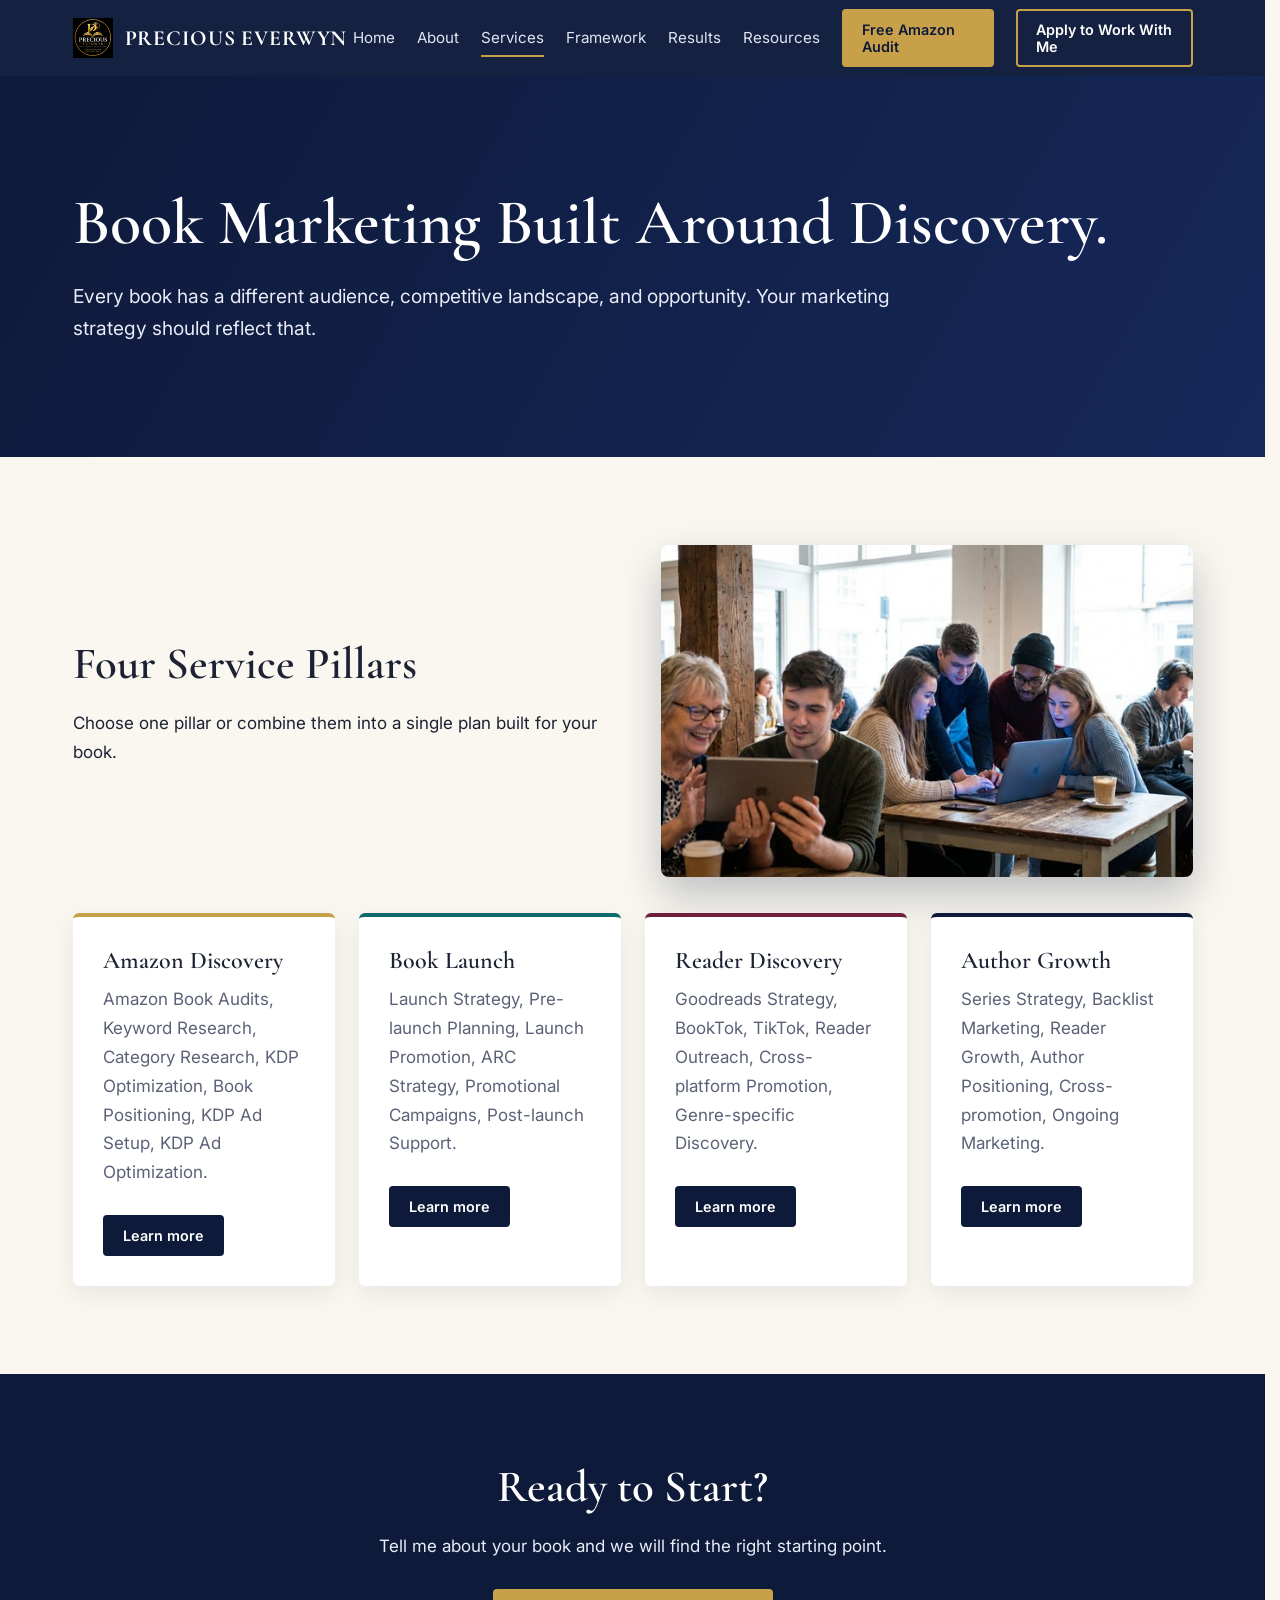
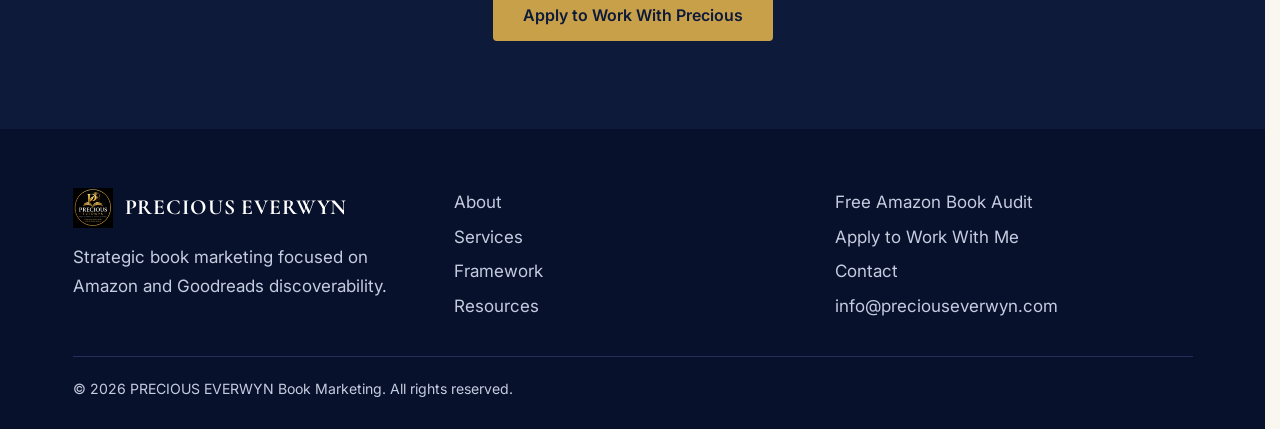
<file: services.html>
<!DOCTYPE html>
<html lang="en"><head><meta charset="utf-8"><meta name="viewport" content="width=device-width,initial-scale=1">
<title>Services | Precious Everwyn Book Marketing</title><meta name="description" content="Book marketing services built around discovery: Amazon Discovery, Book Launch, Reader Discovery, and Author Growth.">
<link rel="preconnect" href="https://fonts.googleapis.com"><link rel="preconnect" href="https://fonts.gstatic.com" crossorigin>
<link href="https://fonts.googleapis.com/css2?family=Cormorant+Garamond:wght@500;600;700&family=Inter:wght@400;500;600&display=swap" rel="stylesheet">
<link rel="stylesheet" href="style.css"></head><body>
<header><div class="wrap nav"><a class="logo" href="index.html"><img src="brandlogo.png" alt="PRECIOUS EVERWYN logo">PRECIOUS EVERWYN</a>
<button class="burger" aria-label="Menu" aria-expanded="false">&#9776;</button>
<nav><a href="index.html">Home</a><a href="about.html">About</a><a href="services.html" class="on">Services</a><a href="framework.html">Framework</a><a href="index.html#results">Results</a><a href="resources.html">Resources</a><a class="btn sm" href="free-audit.html">Free Amazon Audit</a><a class="btn sm o" href="apply.html">Apply to Work With Me</a></nav></div></header>
<main><section class="hero"><div class="wrap"><h1>Book Marketing Built Around Discovery.</h1><p>Every book has a different audience, competitive landscape, and opportunity. Your marketing strategy should reflect that.</p></div></section><section><div class="wrap"><div class="split"><div><h2>Four Service Pillars</h2><p>Choose one pillar or combine them into a single plan built for your book.</p></div><img class="tp" src="techpi.png" alt="Technology behind the book marketing services"></div><div class="grid"><div class="card "><h3>Amazon Discovery</h3><p>Amazon Book Audits, Keyword Research, Category Research, KDP Optimization, Book Positioning, KDP Ad Setup, KDP Ad Optimization.</p><div class="row"><a class="btn sm" style="background:var(--navy);color:#fff;border-color:var(--navy)" href="amazon-discovery.html">Learn more</a></div></div><div class="card t"><h3>Book Launch</h3><p>Launch Strategy, Pre-launch Planning, Launch Promotion, ARC Strategy, Promotional Campaigns, Post-launch Support.</p><div class="row"><a class="btn sm" style="background:var(--navy);color:#fff;border-color:var(--navy)" href="book-launch.html">Learn more</a></div></div><div class="card w"><h3>Reader Discovery</h3><p>Goodreads Strategy, BookTok, TikTok, Reader Outreach, Cross-platform Promotion, Genre-specific Discovery.</p><div class="row"><a class="btn sm" style="background:var(--navy);color:#fff;border-color:var(--navy)" href="reader-discovery.html">Learn more</a></div></div><div class="card n"><h3>Author Growth</h3><p>Series Strategy, Backlist Marketing, Reader Growth, Author Positioning, Cross-promotion, Ongoing Marketing.</p><div class="row"><a class="btn sm" style="background:var(--navy);color:#fff;border-color:var(--navy)" href="author-growth.html">Learn more</a></div></div></div></div></section><section class="dark c"><div class="wrap"><h2>Ready to Start?</h2><p>Tell me about your book and we will find the right starting point.</p><div class="row"><a class="btn" href="apply.html">Apply to Work With Precious</a></div></div></section></main>
<footer><div class="wrap"><div class="grid"><div><a class="logo" href="index.html"><img src="brandlogo.png" alt="PRECIOUS EVERWYN logo">PRECIOUS EVERWYN</a><p style="margin-top:12px">Strategic book marketing focused on Amazon and Goodreads discoverability.</p></div>
<div><a href="about.html">About</a><a href="services.html">Services</a><a href="framework.html">Framework</a><a href="resources.html">Resources</a></div>
<div><a href="free-audit.html">Free Amazon Book Audit</a><a href="apply.html">Apply to Work With Me</a><a href="contact.html">Contact</a><a href="mailto:info@preciouseverwyn.com">info@preciouseverwyn.com</a></div></div>
<div class="copy">&copy; 2026 PRECIOUS EVERWYN Book Marketing. All rights reserved.</div></div></footer>
<script src="script.js"></script></body></html>
</file>
<file: style.css>
:root{--navy:#0e1a3a;--navy2:#16285a;--gold:#c8a04a;--ivory:#faf7f0;--sand:#efe8d8;--teal:#0f6b6b;--wine:#6e1f3a;--ink:#1c2233;--mute:#5b6277}
*{box-sizing:border-box;margin:0;padding:0}
html{overflow-x:hidden;scrollbar-gutter:stable;scroll-behavior:smooth}
body{font:17px/1.7 'Inter',system-ui,sans-serif;color:var(--ink);background:var(--ivory);overflow-x:hidden}
.wrap{width:min(1120px,100% - 48px);margin-inline:auto}
h1,h2,h3{font-family:'Cormorant Garamond',Georgia,serif;line-height:1.15;font-weight:600}
h1{font-size:clamp(2.4rem,5vw,4.2rem);margin-bottom:20px}
h2{font-size:clamp(1.9rem,3.5vw,2.8rem);margin-bottom:18px}
h3{font-size:1.5rem;margin-bottom:10px}
p{margin-bottom:16px;max-width:70ch}
.c{text-align:center}.c p{margin-inline:auto}
section{padding:88px 0}
.dark{background:var(--navy);color:#fff}.teal{background:var(--teal);color:#fff}.wine{background:var(--wine);color:#fff}.sand{background:var(--sand)}
.dark p,.teal p,.wine p{color:#e8ecf7}
img{max-width:100%;display:block;border-radius:8px}
.tp{width:100%;aspect-ratio:16/10;object-fit:cover;box-shadow:0 18px 40px rgba(14,26,58,.25)}
.pp{width:100%;aspect-ratio:4/5;object-fit:cover;box-shadow:0 18px 40px rgba(14,26,58,.25);border:4px solid var(--gold)}
.hero{padding:110px 0 96px;background:linear-gradient(120deg,#0e1a3a,#16285a,#0f6b6b,#0e1a3a);background-size:300% 300%;animation:flow 18s ease infinite;color:#fff}
.hero p{font-size:1.2rem;color:#e8ecf7}
@keyframes flow{0%,100%{background-position:0 50%}50%{background-position:100% 50%}}
header{position:sticky;top:0;z-index:50;background:rgba(14,26,58,.97);backdrop-filter:blur(8px)}
.nav{display:flex;align-items:center;justify-content:space-between;gap:20px;height:76px}
.logo{display:flex;align-items:center;gap:12px;color:#fff;text-decoration:none;font-family:'Cormorant Garamond',serif;font-size:1.35rem;font-weight:700;letter-spacing:.04em;white-space:nowrap}
.logo img{height:40px;width:auto;border-radius:0}
nav{display:flex;align-items:center;gap:22px}
nav a{color:#dfe5f5;text-decoration:none;font-size:.95rem;position:relative;padding:4px 0}
nav a::after{content:"";position:absolute;left:0;bottom:-2px;height:2px;width:100%;background:var(--gold);transform:scaleX(0);transform-origin:left;transition:transform .3s}
nav a:hover::after,nav a.on::after{transform:scaleX(1)}
.btn{display:inline-block;padding:14px 28px;background:var(--gold);color:var(--navy);font-weight:600;text-decoration:none;border-radius:4px;border:2px solid var(--gold);cursor:pointer;font:600 1rem 'Inter',sans-serif;transition:transform .25s,box-shadow .25s,background .25s;position:relative;overflow:hidden}
.btn:hover{transform:translateY(-3px);box-shadow:0 10px 24px rgba(200,160,74,.4)}
.btn::before{content:"";position:absolute;top:0;left:-60%;width:40%;height:100%;background:rgba(255,255,255,.45);transform:skewX(-20deg);animation:shine 4s ease-in-out infinite}
@keyframes shine{0%,60%{left:-60%}100%{left:130%}}
.btn.o{background:transparent;color:#fff;border-color:var(--gold)}.btn.o::before{display:none}
.btn.o:hover{background:var(--gold);color:var(--navy)}
.sm{padding:10px 18px;font-size:.9rem}
.row{display:flex;gap:16px;flex-wrap:wrap;margin-top:28px}.c .row{justify-content:center}
.burger{display:none;background:none;border:0;color:#fff;font-size:1.8rem;cursor:pointer}
.grid{display:grid;gap:24px;grid-template-columns:repeat(auto-fit,minmax(240px,1fr));margin-top:36px}
.card{background:#fff;color:var(--ink);padding:30px;border-top:4px solid var(--gold);border-radius:6px;box-shadow:0 8px 24px rgba(14,26,58,.08);transition:transform .35s,box-shadow .35s}
.card p{color:var(--mute);margin:0}
.card:hover{transform:translateY(-8px);box-shadow:0 18px 36px rgba(14,26,58,.18)}
.card.t{border-top-color:var(--teal)}.card.w{border-top-color:var(--wine)}.card.n{border-top-color:var(--navy)}
.split{display:grid;grid-template-columns:1fr 1fr;gap:56px;align-items:center}
.stats{background:var(--gold);color:var(--navy);padding:44px 0}
.stats .grid{margin:0;text-align:center}
.stats b{display:block;font:700 2.8rem 'Cormorant Garamond',serif;line-height:1.1}
.pipe{display:flex;flex-wrap:wrap;gap:10px;margin-top:28px}
.pipe span{padding:10px 18px;border:1px solid var(--gold);border-radius:30px;font-weight:600;animation:glow 6s infinite}
.pipe span:nth-child(2){animation-delay:1s}.pipe span:nth-child(3){animation-delay:2s}.pipe span:nth-child(4){animation-delay:3s}.pipe span:nth-child(5){animation-delay:4s}.pipe span:nth-child(6){animation-delay:5s}
@keyframes glow{0%,15%{background:var(--gold);color:var(--navy)}25%,100%{background:transparent;color:inherit}}
.num{font:700 2.6rem 'Cormorant Garamond',serif;color:var(--gold);line-height:1}
ul.tick{list-style:none}ul.tick li{padding:8px 0 8px 30px;position:relative}
ul.tick li::before{content:"";position:absolute;left:0;top:17px;width:14px;height:8px;border-left:3px solid var(--gold);border-bottom:3px solid var(--gold);transform:rotate(-45deg)}
details{background:#fff;border-radius:6px;padding:18px 24px;margin-bottom:12px;box-shadow:0 4px 14px rgba(14,26,58,.07)}
summary{cursor:pointer;font-weight:600}details p{margin:12px 0 0;color:var(--mute)}
form{background:#fff;color:var(--ink);padding:36px;border-radius:8px;box-shadow:0 18px 40px rgba(14,26,58,.15);max-width:760px;margin-inline:auto;margin-top:32px}
label{display:block;font-weight:600;font-size:.93rem;margin:16px 0 6px}
input,select,textarea{width:100%;padding:12px 14px;border:1px solid #c9cfdf;border-radius:4px;font:inherit;background:#fff;transition:border-color .2s,box-shadow .2s}
input:focus,select:focus,textarea:focus{outline:0;border-color:var(--gold);box-shadow:0 0 0 3px rgba(200,160,74,.3)}
textarea{min-height:120px;resize:vertical}
.step{display:none}.step.on{display:block;animation:fade .5s}
@keyframes fade{from{opacity:0}to{opacity:1}}
.bar{height:6px;background:#e3e6ef;border-radius:3px;overflow:hidden;margin-bottom:8px}.bar i{display:block;height:100%;width:20%;background:var(--gold);transition:width .4s}
.thanks{background:#fff;color:var(--navy);padding:40px;border-radius:8px;max-width:760px;margin:32px auto 0;font:600 1.4rem 'Cormorant Garamond',serif;text-align:center;border-top:4px solid var(--gold)}
footer{background:#08112b;color:#c5cce0;padding:56px 0 28px}
footer a{color:#c5cce0;text-decoration:none;display:block;padding:3px 0}footer a:hover{color:var(--gold)}
footer .grid{margin-top:0}
.copy{border-top:1px solid #243059;margin-top:32px;padding-top:20px;font-size:.88rem}
.rv{opacity:0;transform:translateY(22px);transition:opacity .8s ease,transform .8s ease}.rv.in{opacity:1;transform:none}
.fl{animation:flt 6s ease-in-out infinite}@keyframes flt{50%{transform:translateY(-10px)}}
:focus-visible{outline:3px solid var(--gold);outline-offset:2px}
@media(max-width:900px){.split{grid-template-columns:1fr;gap:32px}.burger{display:block}
nav{position:absolute;top:76px;left:0;right:0;background:var(--navy);flex-direction:column;align-items:stretch;padding:0 24px;max-height:0;overflow:hidden;transition:max-height .4s}
nav.open{max-height:520px;padding:16px 24px 24px}nav .btn{text-align:center}section{padding:64px 0}}
@media(prefers-reduced-motion:reduce){*{animation:none!important;transition:none!important}.rv{opacity:1;transform:none}}
</file>
